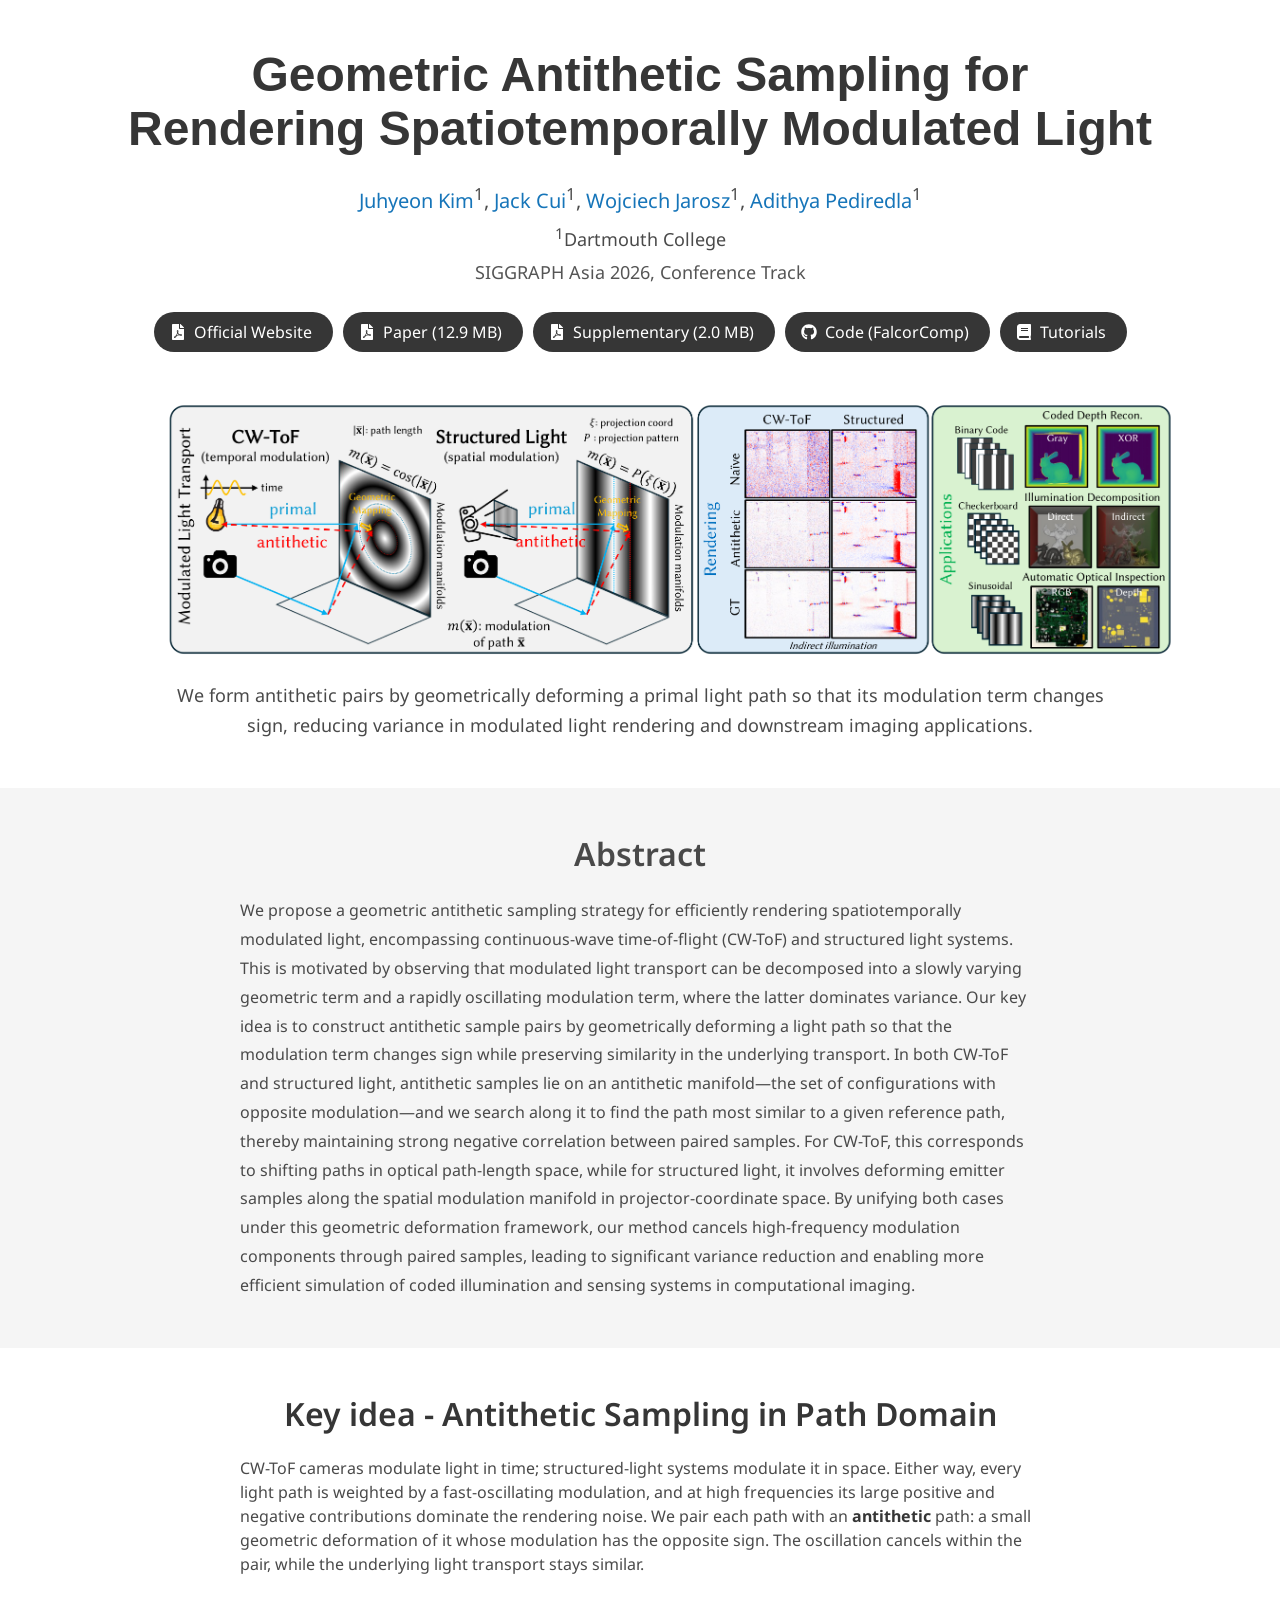
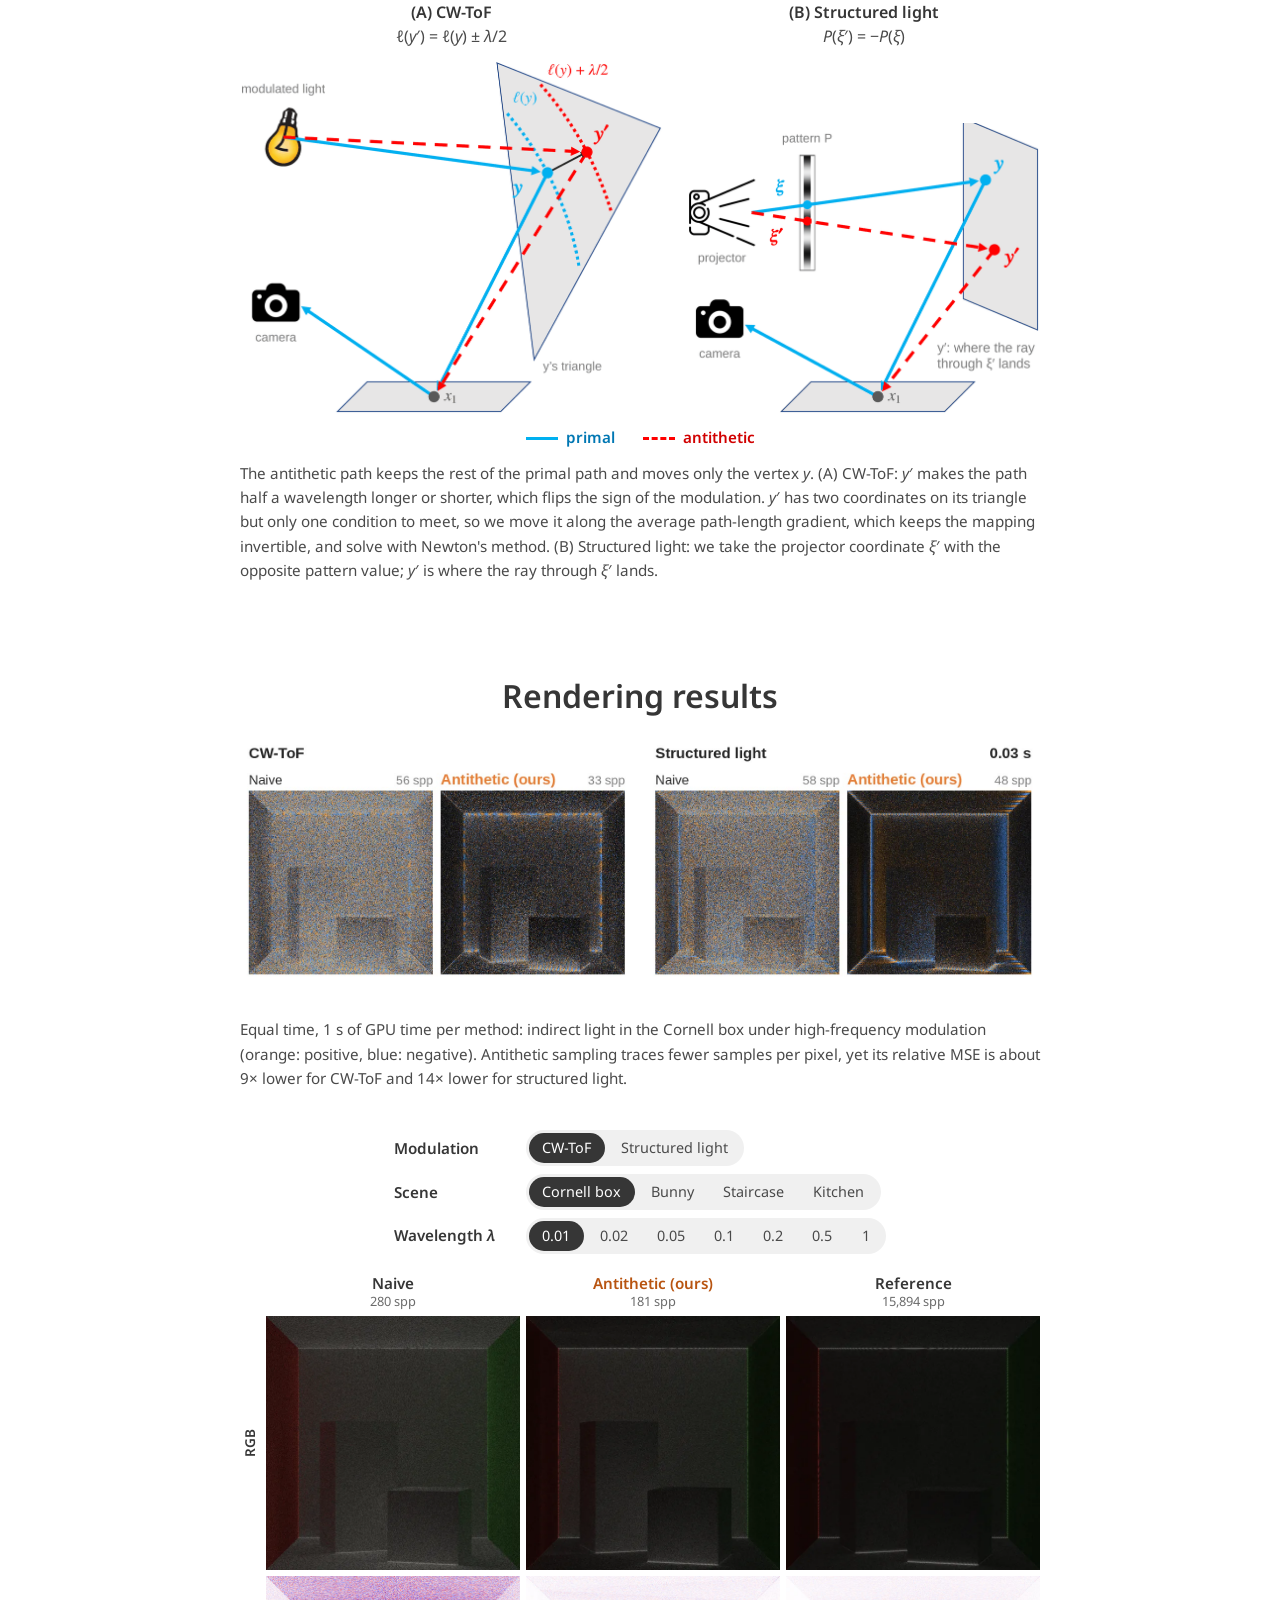
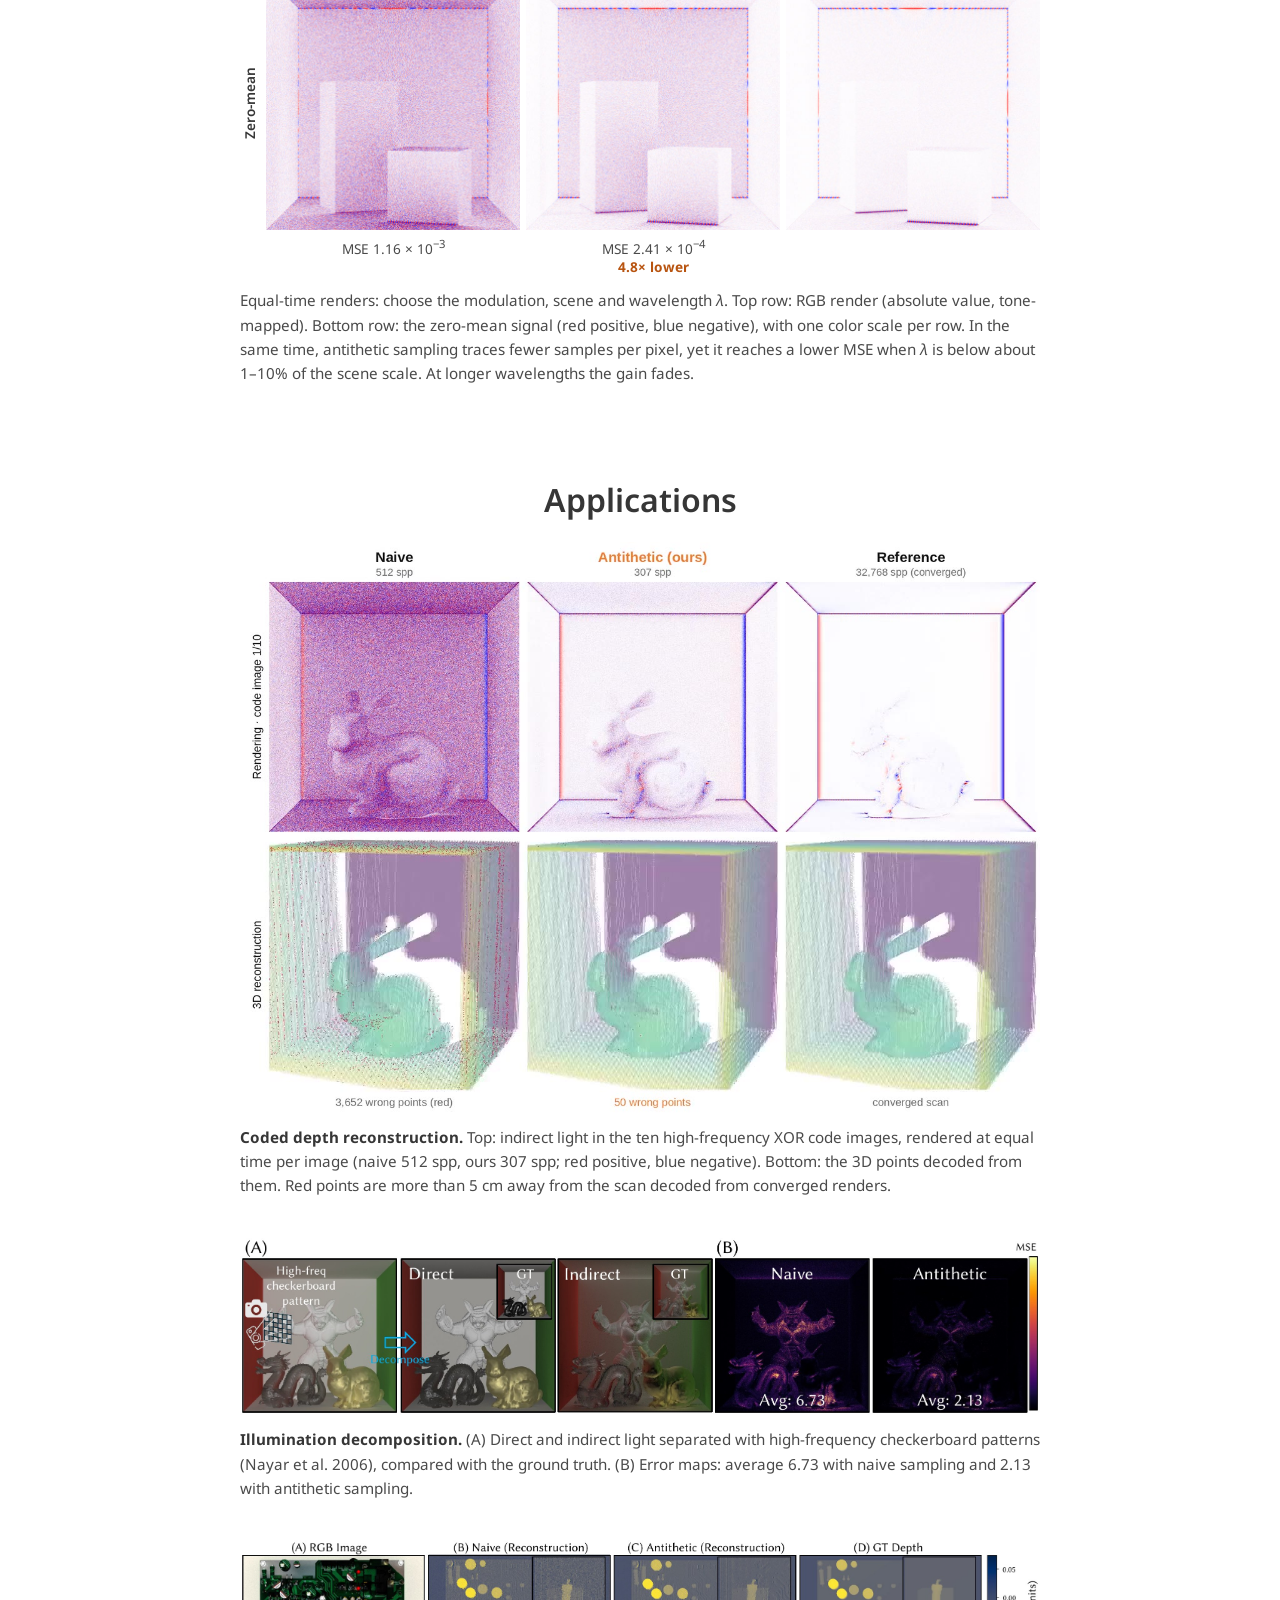
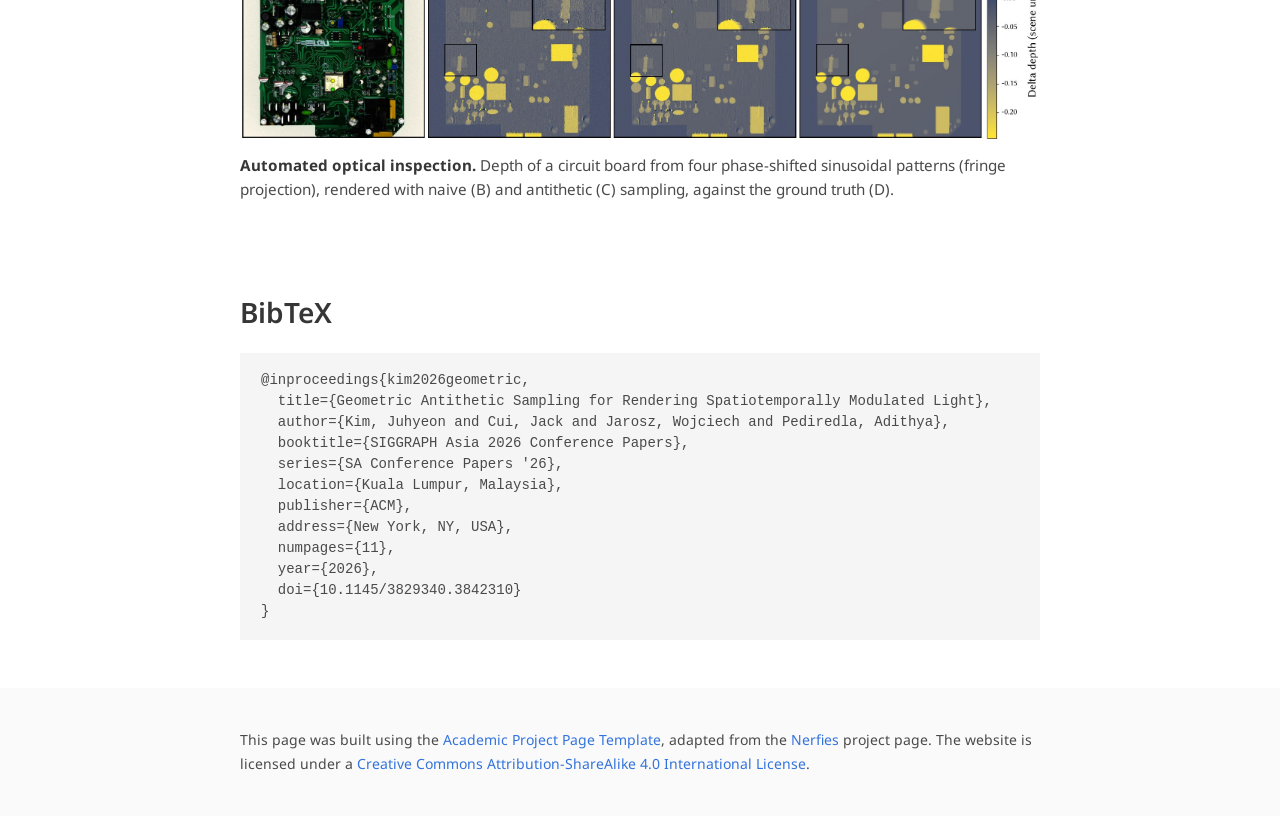
<file: antithetic_modulation/index.html>
<!DOCTYPE html>
<html lang="en">
<head>
  <meta charset="utf-8">
  <meta name="description" content="Geometric Antithetic Sampling for Rendering Spatiotemporally Modulated Light">
  <meta property="og:title" content="Geometric Antithetic Sampling for Rendering Spatiotemporally Modulated Light">
  <meta property="og:description" content="Geometric Antithetic Sampling for Rendering Spatiotemporally Modulated Light (SIGGRAPH Asia 2026, Conference Track)">
  <meta property="og:url" content="https://juhyeonkim95.github.io/project-pages/antithetic_modulation/">
  <meta property="og:image" content="https://juhyeonkim95.github.io/project-pages/antithetic_modulation/static/images/teaser.png">
  <meta name="twitter:title" content="Geometric Antithetic Sampling for Rendering Spatiotemporally Modulated Light">
  <meta name="twitter:description" content="Geometric Antithetic Sampling for Rendering Spatiotemporally Modulated Light (SIGGRAPH Asia 2026, Conference Track)">
  <meta name="twitter:image" content="https://juhyeonkim95.github.io/project-pages/antithetic_modulation/static/images/teaser.png">
  <meta name="twitter:card" content="summary_large_image">
  <meta name="keywords" content="Antithetic Sampling, Modulated Light Transport, Structured Light, Continuous-wave Time-of-Flight Imaging">
  <meta name="viewport" content="width=device-width, initial-scale=1">

  <title>Geometric Antithetic Sampling for Rendering Spatiotemporally Modulated Light</title>
  <link rel="icon" type="image/x-icon" href="static/images/butterfly.ico">
  <link href="https://fonts.googleapis.com/css?family=Google+Sans|Noto+Sans|Castoro" rel="stylesheet">
  <link rel="stylesheet" href="static/css/bulma.min.css">
  <link rel="stylesheet" href="static/css/index.css?v=20261122-9">
  <script defer src="static/js/fontawesome.all.min.js"></script>
  <script defer src="static/js/render-data.js?v=20261122-1"></script>
  <script defer src="static/js/render-viewer.js?v=20261122-1"></script>
</head>
<body>
  <section class="hero publication-header" aria-labelledby="publication-title">
    <div class="hero-body">
      <div class="publication-container has-text-centered">
        <h1 class="title is-1 publication-title" id="publication-title">Geometric Antithetic Sampling for<br class="title-break"> Rendering Spatiotemporally Modulated Light</h1>
        <div class="is-size-5 publication-authors">
          <span class="author-block"><a href="https://juhyeonkim.netlify.app/" target="_blank">Juhyeon Kim</a><sup>1</sup>,</span>
          <span class="author-block"><a href="https://jackcui.ca/" target="_blank">Jack Cui</a><sup>1</sup>,</span>
          <span class="author-block"><a href="https://cs.dartmouth.edu/~wjarosz/" target="_blank">Wojciech Jarosz</a><sup>1</sup>,</span>
          <span class="author-block"><a href="https://risclab-dartmouth.org/people/adithya-pediredla/" target="_blank">Adithya Pediredla</a><sup>1</sup></span>
        </div>
        <p class="publication-affiliation"><sup>1</sup>Dartmouth College</p>
        <p class="publication-venue">SIGGRAPH Asia 2026, Conference Track</p>
        <div class="publication-links" aria-label="Publication resources">
          <a href="https://dl.acm.org/doi/abs/10.1145/3829340.3842310" target="_blank" rel="noopener noreferrer" class="external-link button is-normal is-rounded is-dark">
            <span class="icon" aria-hidden="true"><i class="fas fa-file-pdf"></i></span><span>Official Website</span>
          </a>
          <a href="static/pdfs/Geometric_Antithetic_Sampling.pdf" target="_blank" rel="noopener noreferrer" class="external-link button is-normal is-rounded is-dark">
            <span class="icon" aria-hidden="true"><i class="fas fa-file-pdf"></i></span><span>Paper (12.9 MB)</span>
          </a>
          <a href="static/pdfs/Geometric_Antithetic_Sampling_Supplementary.pdf" target="_blank" rel="noopener noreferrer" class="external-link button is-normal is-rounded is-dark">
            <span class="icon" aria-hidden="true"><i class="fas fa-file-pdf"></i></span><span>Supplementary (2.0 MB)</span>
          </a>
          <a href="https://github.com/juhyeonkim95/FalcorComp" target="_blank" rel="noopener noreferrer" class="external-link button is-normal is-rounded is-dark">
            <span class="icon" aria-hidden="true"><i class="fab fa-github"></i></span><span>Code (FalcorComp)</span>
          </a>
          <a href="https://falcorcomp.readthedocs.io/en/latest/src/tutorials/modulated_antithetic_index.html" target="_blank" rel="noopener noreferrer" class="external-link button is-normal is-rounded is-dark">
            <span class="icon" aria-hidden="true"><i class="fas fa-book"></i></span><span>Tutorials</span>
          </a>
        </div>
      </div>
    </div>
  </section>

  <section class="hero teaser">
    <div class="publication-container">
      <figure class="hero-body">
        <a class="teaser-link" href="static/images/teaser.png" target="_blank" rel="noopener" aria-label="Open the overview figure at full resolution">
          <img src="static/images/teaser.png" width="4550" height="1150" alt="Overview of geometric antithetic sampling for temporally and spatially modulated light transport">
        </a>
        <figcaption>
          We form antithetic pairs by geometrically deforming a primal light path so that its modulation term changes sign, reducing variance in modulated light rendering and downstream imaging applications.
        </figcaption>
      </figure>
    </div>
  </section>

  <section class="section hero is-light" aria-labelledby="abstract-title">
    <div class="text-container">
      <h2 class="title is-3 has-text-centered" id="abstract-title">Abstract</h2>
      <div class="content abstract-text">
        <p>
          We propose a geometric antithetic sampling strategy for efficiently rendering spatiotemporally modulated light, encompassing continuous-wave time-of-flight (CW-ToF) and structured light systems. This is motivated by observing that modulated light transport can be decomposed into a slowly varying geometric term and a rapidly oscillating modulation term, where the latter dominates variance. Our key idea is to construct antithetic sample pairs by geometrically deforming a light path so that the modulation term changes sign while preserving similarity in the underlying transport. In both CW-ToF and structured light, antithetic samples lie on an antithetic manifold—the set of configurations with opposite modulation—and we search along it to find the path most similar to a given reference path, thereby maintaining strong negative correlation between paired samples. For CW-ToF, this corresponds to shifting paths in optical path-length space, while for structured light, it involves deforming emitter samples along the spatial modulation manifold in projector-coordinate space. By unifying both cases under this geometric deformation framework, our method cancels high-frequency modulation components through paired samples, leading to significant variance reduction and enabling more efficient simulation of coded illumination and sensing systems in computational imaging.
        </p>
      </div>
    </div>
  </section>

  <section class="section" id="key-idea" aria-labelledby="key-idea-title">
    <div class="text-container content">
      <h2 class="title is-3 has-text-centered" id="key-idea-title">Key idea - Antithetic Sampling in Path Domain</h2>
      <p>
        CW-ToF cameras modulate light in time; structured-light systems modulate it in space. Either way, every light path is weighted by a fast-oscillating modulation, and at high frequencies its large positive and negative contributions dominate the rendering noise. We pair each path with an <strong>antithetic</strong> path: a small geometric deformation of it whose modulation has the opposite sign. The oscillation cancels within the pair, while the underlying light transport stays similar.
      </p>
    </div>
    <div class="publication-container">
      <figure class="figure">
        <div class="key-panels">
          <div class="key-panel">
            <p class="key-panel-title">(A) CW-ToF<span><em>ℓ</em>(<em>y</em>′) = <em>ℓ</em>(<em>y</em>) ± <em>λ</em>/2</span></p>
            <img src="static/images/key_cwtof.png" width="855" height="716" loading="lazy" alt="CW-ToF: a primal path runs from the modulated light to vertex y on a triangle, then to x1 and the camera; the antithetic path moves y on its triangle to y′, where the path is half a wavelength longer">
          </div>
          <div class="key-panel">
            <p class="key-panel-title">(B) Structured light<span><em>P</em>(<em>ξ</em>′) = −<em>P</em>(<em>ξ</em>)</span></p>
            <img src="static/images/key_structured_light.png" width="713" height="588" loading="lazy" alt="Structured light: the primal path leaves the projector through pattern coordinate ξ and lands at y; the antithetic path goes through ξ′ with the opposite pattern value and lands at y′; both continue to x1 and the camera">
          </div>
        </div>
        <p class="key-legend"><span class="is-primal">primal</span><span class="is-antithetic">antithetic</span></p>
        <figcaption>
          The antithetic path keeps the rest of the primal path and moves only the vertex <em>y</em>. (A) CW-ToF: <em>y</em>′ makes the path half a wavelength longer or shorter, which flips the sign of the modulation. <em>y</em>′ has two coordinates on its triangle but only one condition to meet, so we move it along the average path-length gradient, which keeps the mapping invertible, and solve with Newton's method. (B) Structured light: we take the projector coordinate <em>ξ</em>′ with the opposite pattern value; <em>y</em>′ is where the ray through <em>ξ</em>′ lands.
        </figcaption>
      </figure>
    </div>
  </section>

  <section class="section" id="results" aria-labelledby="results-title">
    <div class="publication-container">
      <h2 class="title is-3 has-text-centered" id="results-title">Rendering results</h2>
      <figure class="figure">
        <video autoplay muted loop playsinline preload="metadata" poster="static/videos/race_cornell.jpg" width="1826" height="610" aria-label="Equal-time comparison of naive and antithetic sampling for CW-ToF and structured light in the Cornell box">
          <source src="static/videos/race_cornell.mp4" type="video/mp4">
        </video>
        <figcaption>
          Equal time, 1 s of GPU time per method: indirect light in the Cornell box under high-frequency modulation (orange: positive, blue: negative). Antithetic sampling traces fewer samples per pixel, yet its relative MSE is about 9× lower for CW-ToF and 14× lower for structured light.
        </figcaption>
      </figure>
      <figure class="figure render-viewer" id="render-viewer">
        <div class="viewer-controls">
          <div class="viewer-control" role="radiogroup" aria-labelledby="rv-mod-label">
            <span class="viewer-label" id="rv-mod-label">Modulation</span>
            <div class="segmented">
              <label><input type="radio" name="rv-mod" value="cwtof" autocomplete="off" checked><span>CW-ToF</span></label>
              <label><input type="radio" name="rv-mod" value="sl" autocomplete="off"><span>Structured light</span></label>
            </div>
          </div>
          <div class="viewer-control" role="radiogroup" aria-labelledby="rv-scene-label">
            <span class="viewer-label" id="rv-scene-label">Scene</span>
            <div class="segmented">
              <label><input type="radio" name="rv-scene" value="cornell-box" autocomplete="off" checked><span>Cornell box</span></label>
              <label><input type="radio" name="rv-scene" value="bunny" autocomplete="off"><span>Bunny</span></label>
              <label><input type="radio" name="rv-scene" value="staircase" autocomplete="off"><span>Staircase</span></label>
              <label><input type="radio" name="rv-scene" value="kitchen" autocomplete="off"><span>Kitchen</span></label>
            </div>
          </div>
          <div class="viewer-control" role="radiogroup" aria-labelledby="rv-wl-label">
            <span class="viewer-label" id="rv-wl-label">Wavelength <em>λ</em></span>
            <div class="segmented">
              <label><input type="radio" name="rv-wl" value="0.01" autocomplete="off" checked><span>0.01</span></label>
              <label><input type="radio" name="rv-wl" value="0.02" autocomplete="off"><span>0.02</span></label>
              <label><input type="radio" name="rv-wl" value="0.05" autocomplete="off"><span>0.05</span></label>
              <label><input type="radio" name="rv-wl" value="0.1" autocomplete="off"><span>0.1</span></label>
              <label><input type="radio" name="rv-wl" value="0.2" autocomplete="off"><span>0.2</span></label>
              <label><input type="radio" name="rv-wl" value="0.5" autocomplete="off"><span>0.5</span></label>
              <label><input type="radio" name="rv-wl" value="1" autocomplete="off"><span>1</span></label>
            </div>
          </div>
        </div>
        <div class="viewer-grid">
          <span></span>
          <div class="viewer-col-head">Naive<span class="viewer-spp" data-spp="naive">280 spp</span></div>
          <div class="viewer-col-head is-ours">Antithetic (ours)<span class="viewer-spp" data-spp="antithetic">181 spp</span></div>
          <div class="viewer-col-head">Reference<span class="viewer-spp" data-spp="gt">15,894 spp</span></div>
          <div class="viewer-row-head">RGB</div>
          <img data-method="naive" data-kind="rgb" src="static/renders/cwtof/cornell-box/naive_0.01_rgb.webp" width="512" height="512" loading="lazy" decoding="async" alt="Naive, RGB: CW-ToF, Cornell box, λ = 0.01">
          <img data-method="antithetic" data-kind="rgb" src="static/renders/cwtof/cornell-box/antithetic_0.01_rgb.webp" width="512" height="512" loading="lazy" decoding="async" alt="Antithetic (ours), RGB: CW-ToF, Cornell box, λ = 0.01">
          <img data-method="gt" data-kind="rgb" src="static/renders/cwtof/cornell-box/gt_0.01_rgb.webp" width="512" height="512" loading="lazy" decoding="async" alt="Reference, RGB: CW-ToF, Cornell box, λ = 0.01">
          <div class="viewer-row-head">Zero-mean</div>
          <img data-method="naive" data-kind="zm" src="static/renders/cwtof/cornell-box/naive_0.01_zm.jpg" width="512" height="512" loading="lazy" decoding="async" alt="Naive, zero-mean: CW-ToF, Cornell box, λ = 0.01">
          <img data-method="antithetic" data-kind="zm" src="static/renders/cwtof/cornell-box/antithetic_0.01_zm.jpg" width="512" height="512" loading="lazy" decoding="async" alt="Antithetic (ours), zero-mean: CW-ToF, Cornell box, λ = 0.01">
          <img data-method="gt" data-kind="zm" src="static/renders/cwtof/cornell-box/gt_0.01_zm.jpg" width="512" height="512" loading="lazy" decoding="async" alt="Reference, zero-mean: CW-ToF, Cornell box, λ = 0.01">
          <span></span>
          <div class="viewer-mse" data-mse="naive">MSE 1.16 × 10<sup>−3</sup></div>
          <div class="viewer-mse" data-mse="antithetic">MSE 2.41 × 10<sup>−4</sup><span class="viewer-gain is-better">4.8× lower</span></div>
          <span></span>
        </div>
        <p class="is-sr-only" aria-live="polite" data-status></p>
        <figcaption>
          Equal-time renders: choose the modulation, scene and wavelength <em>λ</em>. Top row: RGB render (absolute value, tone-mapped). Bottom row: the zero-mean signal (red positive, blue negative), with one color scale per row. In the same time, antithetic sampling traces fewer samples per pixel, yet it reaches a lower MSE when <em>λ</em> is below about 1–10% of the scene scale. At longer wavelengths the gain fades.
        </figcaption>
      </figure>
    </div>
  </section>

  <section class="section" id="applications" aria-labelledby="applications-title">
    <div class="publication-container">
      <h2 class="title is-3 has-text-centered" id="applications-title">Applications</h2>
      <figure class="figure">
        <video autoplay muted loop playsinline preload="metadata" poster="static/videos/bunny_structured_light.jpg" width="1280" height="914" aria-label="Structured-light scan of a bunny: rendered code images (top) and decoded 3D points (bottom) for naive sampling, antithetic sampling and a converged reference">
          <source src="static/videos/bunny_structured_light.mp4" type="video/mp4">
        </video>
        <figcaption>
          <strong>Coded depth reconstruction.</strong> Top: indirect light in the ten high-frequency XOR code images, rendered at equal time per image (naive 512 spp, ours 307 spp; red positive, blue negative). Bottom: the 3D points decoded from them. Red points are more than 5 cm away from the scan decoded from converged renders.
        </figcaption>
      </figure>
      <figure class="figure">
        <img src="static/images/fig12_separation.jpg" width="2121" height="471" loading="lazy" alt="Direct-global illumination decomposition with high-frequency checkerboards, and error maps of naive and antithetic sampling">
        <figcaption>
          <strong>Illumination decomposition.</strong> (A) Direct and indirect light separated with high-frequency checkerboard patterns (Nayar et al. 2006), compared with the ground truth. (B) Error maps: average 6.73 with naive sampling and 2.13 with antithetic sampling.
        </figcaption>
      </figure>
      <figure class="figure">
        <img src="static/images/fig11_aoi.jpg" width="2127" height="533" loading="lazy" alt="Fringe projection profilometry of a circuit board: RGB render, depth with naive and antithetic sampling, and ground-truth depth">
        <figcaption>
          <strong>Automated optical inspection.</strong> Depth of a circuit board from four phase-shifted sinusoidal patterns (fringe projection), rendered with naive (B) and antithetic (C) sampling, against the ground truth (D).
        </figcaption>
      </figure>
    </div>
  </section>

  <section class="section" id="BibTeX">
    <div class="text-container content">
      <h2 class="title">BibTeX</h2>
      <pre><code>@inproceedings{kim2026geometric,
  title={Geometric Antithetic Sampling for Rendering Spatiotemporally Modulated Light},
  author={Kim, Juhyeon and Cui, Jack and Jarosz, Wojciech and Pediredla, Adithya},
  booktitle={SIGGRAPH Asia 2026 Conference Papers},
  series={SA Conference Papers '26},
  location={Kuala Lumpur, Malaysia},
  publisher={ACM},
  address={New York, NY, USA},
  numpages={11},
  year={2026},
  doi={10.1145/3829340.3842310}
}</code></pre>
    </div>
  </section>

  <footer class="footer">
    <div class="text-container">
      <div class="content">
        <p>
          This page was built using the <a href="https://github.com/eliahuhorwitz/Academic-project-page-template" target="_blank">Academic Project Page Template</a>, adapted from the <a href="https://nerfies.github.io" target="_blank">Nerfies</a> project page. The website is licensed under a <a rel="license" href="http://creativecommons.org/licenses/by-sa/4.0/" target="_blank">Creative Commons Attribution-ShareAlike 4.0 International License</a>.
        </p>
      </div>
    </div>
  </footer>
</body>
</html>
</file>
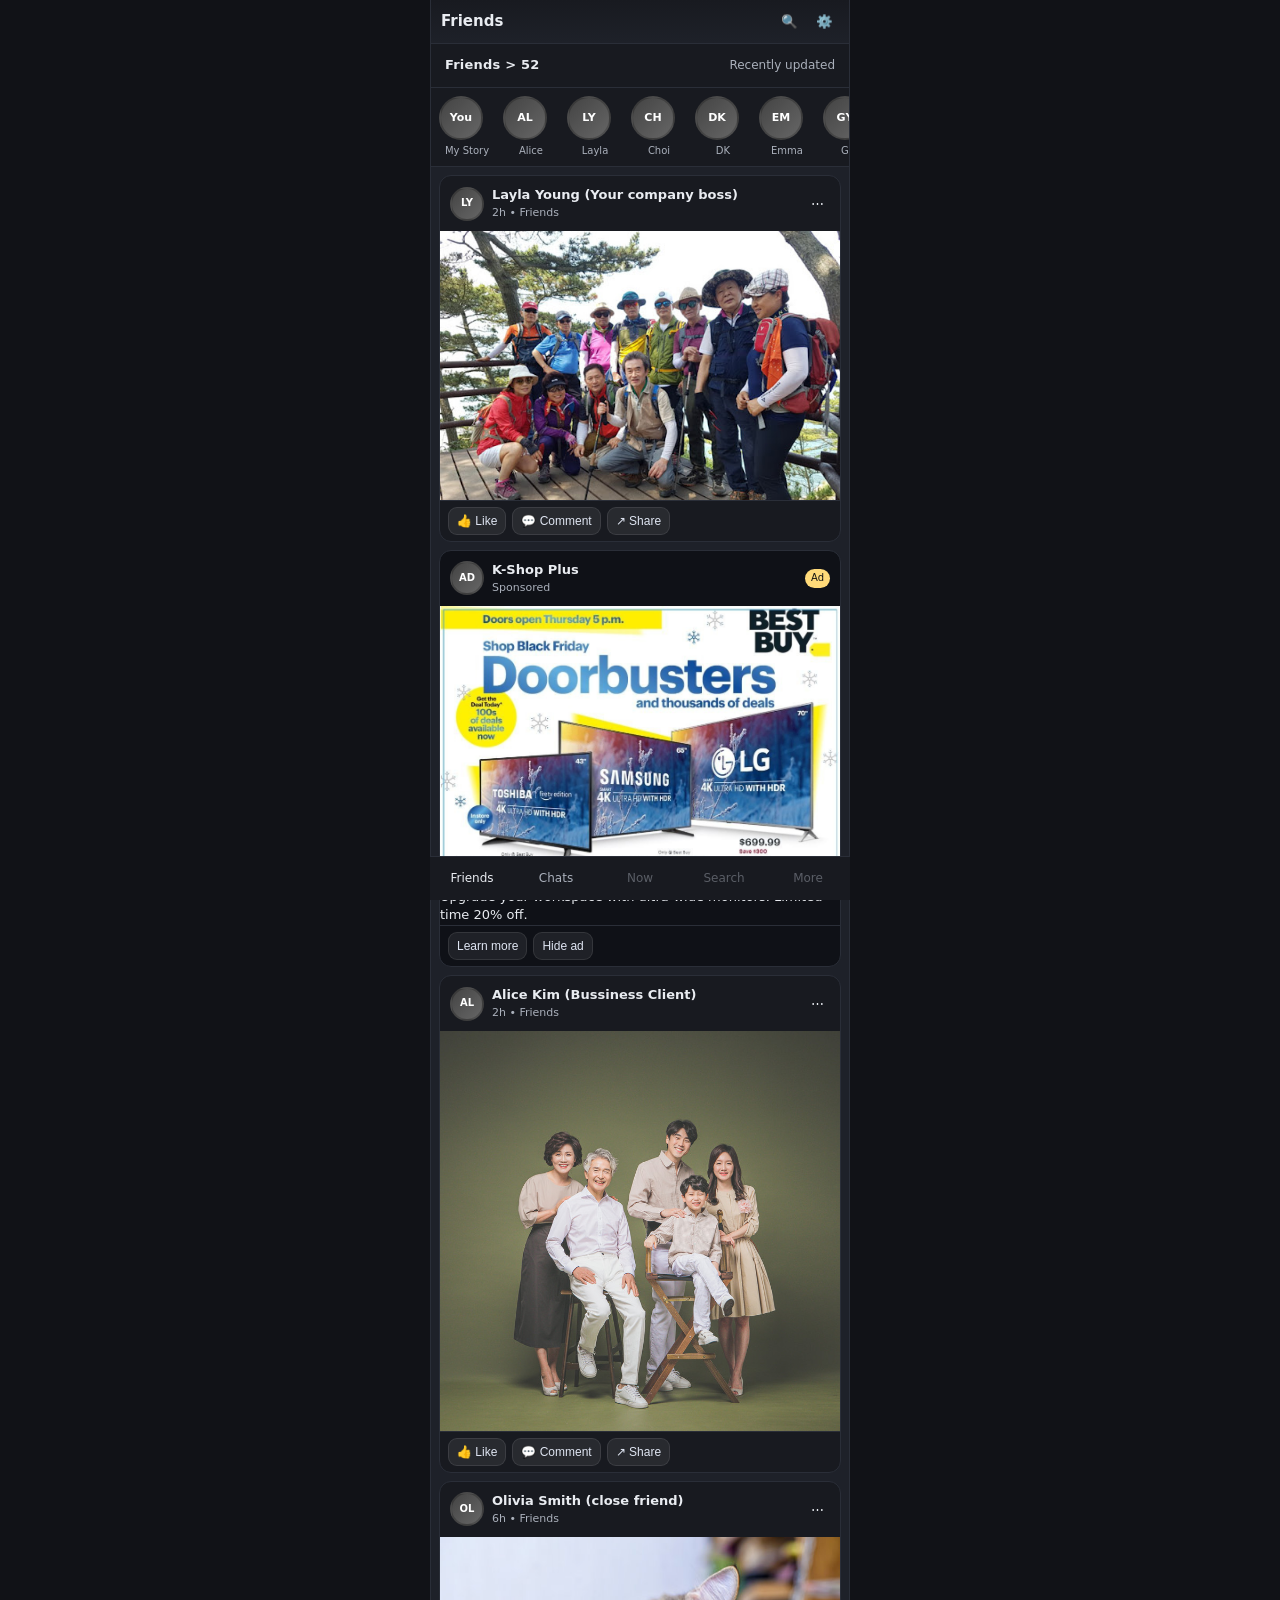
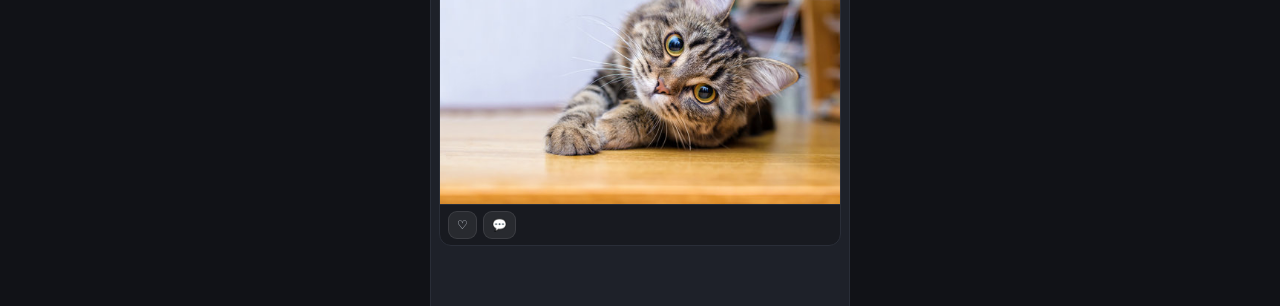
<file: hci/index.html>
<!DOCTYPE html>
<html lang="en">
<head>
  <meta charset="utf-8" />
  <meta name="viewport" content="width=device-width, initial-scale=1" />
  <title>KakaoTalk – Feed‑First (Mock)</title>
  <style>
  :root{
    --bg:#111217; --panel:#181a20; --panel-2:#1e2129; --text:#e9ecf1; --muted:#aab0bb;
    --brand:#fee500; --accent:#5b8cff; --danger:#ff6363; --ad:#0f1117; --line:#2a2e38;
    --tabs-h:44px; --composer-h:52px; --topbar-h:44px;
  }
  *{box-sizing:border-box}
  html,body{height:100%}
  body{margin:0;background:var(--bg);color:var(--text);font:13px/1.45 system-ui,-apple-system,Segoe UI,Roboto,Helvetica,Arial}
  .app{max-width:420px;margin:0 auto;min-height:100%;display:flex;flex-direction:column;border-left:1px solid var(--line);border-right:1px solid var(--line);position:relative}

  /* Top bar */
  .topbar{position:sticky;top:0;z-index:20;display:flex;align-items:center;gap:6px;padding:8px 10px;height:var(--topbar-h);
          background:linear-gradient(180deg,var(--panel),var(--panel-2));border-bottom:1px solid var(--line)}
  .title{font-weight:700;font-size:15px}
  .spacer{flex:1}
  .icon-btn{background:transparent;border:0;color:var(--text);padding:4px 6px;border-radius:8px}
  .icon-btn:hover{background:#ffffff14}

  /* Stories / summary */
  .stories{display:flex;gap:8px;overflow-x:auto;padding:8px;border-bottom:1px solid var(--line);background:var(--panel)}
  .story{flex:0 0 auto;width:56px;text-align:center}
  .avatar{width:44px;height:44px;border-radius:50%;background:linear-gradient(135deg,#444,#666);display:flex;align-items:center;justify-content:center;font-weight:700;color:#fff;border:2px solid #00000033;font-size:11px}
  .story small{display:block;margin-top:4px;color:var(--muted);font-size:10px}

  /* Scroll areas get bottom padding so the fixed tabs/composer won't cover content */
  .feed{flex:1;overflow:auto;background:var(--panel-2);padding-bottom:calc(var(--tabs-h) + 8px)}
  #screen-friendlist .list,
  #screen-chats .list{padding:8px; padding-bottom:calc(var(--tabs-h) + 8px)}
  #screen-friendlist .friends-head{position:sticky;top:0;z-index:12}

  /* Cards (feed) */
  .card{background:var(--panel);margin:8px;border:1px solid var(--line);border-radius:12px;overflow:hidden}
  .card-h{display:flex;gap:8px;align-items:center;padding:10px}
  .card-h .avatar{width:34px;height:34px;font-size:10px}
  .name{font-weight:600}
  .meta{color:var(--muted);font-size:11px}
  .img{height:136px;background:linear-gradient(135deg,#2b2f39,#3b4250);display:flex;align-items:center;justify-content:center;color:#c7cede;font-size:12px}
  .actions{display:flex;gap:6px;padding:6px 8px;border-top:1px solid var(--line)}
  .pill{padding:6px 8px;border-radius:9px;background:#ffffff12;color:#dfe5f2;border:1px solid #ffffff18;font-size:12px}
  .pill:hover{background:#ffffff1d}

  /* Lists */
  .screen{display:none}
  .screen.active{display:block}
  .list{padding:8px}
  .row{display:flex;align-items:center;gap:8px;padding:8px;border-bottom:1px solid var(--line)}
  .row .avatar{width:32px;height:32px;border-radius:50%;font-size:10px}
  .row .sub{color:var(--muted);font-size:11px}

  /* Tabs: fixed to bottom of the viewport */
  .tabs{
    position:fixed; left:50%; transform:translateX(-50%);
    bottom:0; width:100%; max-width:420px; height:var(--tabs-h);
    display:flex; align-items:center; justify-content:space-around;
    border-top:1px solid var(--line); background:var(--panel); z-index:30;
  }
  .tab{flex:1;display:flex;flex-direction:column;align-items:center;gap:2px;padding:6px 0;color:var(--muted);text-decoration:none;font-size:12px}
  .tab.active{color:var(--text)}
  .tab.disabled{pointer-events:none;opacity:.45;cursor:not-allowed}

  /* Friends/Chat headers */
  .friends-head{display:flex;align-items:center;gap:8px;padding:8px 10px;background:var(--panel);border-bottom:1px solid var(--line)}
  .friends-head .back{background:transparent;border:0;color:var(--text);font-size:16px;padding:4px 6px;border-radius:8px;cursor:pointer}
  .friends-head .title{font-weight:700;font-size:14px}

  /* Sort bar */
  .sortbar{position:sticky;top:calc(var(--topbar-h));z-index:11;display:flex;gap:6px;align-items:center;padding:6px 10px;background:var(--panel);border-bottom:1px solid var(--line)}
  .sortbtn{background:#ffffff12;border:1px solid #ffffff22;color:var(--text);padding:5px 8px;border-radius:8px;font-size:12px}
  .sortbtn.active{background:#ffffff22}

  /* Chat room: composer fixed above the tabs; log padded so it never hides */
  .chatroom{display:flex;flex-direction:column;height:calc(100vh - var(--topbar-h));background:var(--panel-2)}
  .chatlog{flex:1;overflow:auto;padding:10px; padding-bottom:calc(var(--composer-h) + var(--tabs-h) + 10px)}
  .bubble{max-width:70%;margin:6px 0;padding:6px 9px;border-radius:12px;line-height:1.35;font-size:13px}
  .me{margin-left:auto;background:#3a4b82;color:#fff}
  .them{margin-right:auto;background:#2a2e38;color:#e8ecf3}
  .composer{
    position:fixed; left:50%; transform:translateX(-50%);
    bottom:var(--tabs-h); width:100%; max-width:420px; height:var(--composer-h);
    display:flex; gap:6px; align-items:center; padding:8px 8px;
    border-top:1px solid var(--line); background:var(--panel); z-index:25;
  }
  .composer input{flex:1;padding:8px;border-radius:10px;border:1px solid var(--line);background:#0f1117;color:#e9ecf1;font-size:13px}
  .composer button{padding:8px 12px;border:0;border-radius:10px;background:var(--brand);color:#111;font-weight:700;font-size:13px}

  /* Ad card */
  .ad{background:var(--ad)}
  .ad .badge{font-size:10px;color:#111;background:#ffda79;padding:2px 6px;border-radius:999px;margin-left:auto}
  .ad .img{background:linear-gradient(135deg,#1f2530,#2d3442)}

  /* Splash */
  .splash{position:fixed;inset:0;background:#fee500;display:flex;align-items:center;justify-content:center;z-index:9999}
  .splash .bubbleLogo{background:#3b2b2b;color:#fee500;padding:16px 28px;border-radius:20px;font-weight:900;letter-spacing:.5px;box-shadow:0 8px 24px rgba(0,0,0,.25);font-size:18px}

  /* Utility */
  .hidden{display:none !important}
	/* Feed images scale by width, keep full height */
	.img{position:relative; padding:0; background:none; height:auto; overflow:hidden;}
	.img img{width:100%; height:auto; display:block; object-fit:contain;}
</style>

</head>
<body>
  <!-- Splash (1s) -->
  <div id="splash" class="splash"><div class="bubbleLogo">TALK</div></div>

  <div class="app">
    <!-- Top bar -->
    <div class="topbar">
      <div class="title" id="topTitle">Friends</div>
      <div class="spacer"></div>
      <button class="icon-btn" aria-label="Search">🔍</button>
      <button class="icon-btn" aria-label="Settings">⚙️</button>
    </div>

    <!-- Friends summary + stories -->
    <div class="friends-summary" style="display:flex;align-items:center;gap:8px;justify-content:space-between;padding:12px 14px;background:var(--panel);border-bottom:1px solid var(--line)">
      <div id="friendsLink" role="button" tabindex="0" style="cursor:pointer;font-weight:700;letter-spacing:.2px">Friends &gt; <span id="friendCount">52</span></div>
      <div class="meta" style="font-size:12px;color:var(--muted)">Recently updated</div>
    </div>
    <div class="stories" id="stories">
      <div class="story"><div class="avatar">You</div><small>My Story</small></div>
      <div class="story"><div class="avatar">AL</div><small>Alice</small></div>
      <div class="story"><div class="avatar">LY</div><small>Layla</small></div>
      <div class="story"><div class="avatar">CH</div><small>Choi</small></div>
      <div class="story"><div class="avatar">DK</div><small>DK</small></div>
      <div class="story"><div class="avatar">EM</div><small>Emma</small></div>
      <div class="story"><div class="avatar">GY</div><small>Gyu</small></div>
      <div class="story"><div class="avatar">HS</div><small>Hana</small></div>
    </div>

    <!-- FEED (current version) -->
    <main class="feed screen active" id="screen-friends">
	  <article class="card">
        <header class="card-h">
          <div class="avatar">LY</div>
          <div>
            <div class="name">Layla Young (Your company boss)</div>
            <div class="meta">2h • Friends</div>
          </div>
          <div class="spacer"></div>
          <button class="icon-btn">⋯</button>
        </header>
        <div class="img">
		  <img src="images/mountain.jpg" alt="mountain" loading="lazy">
		</div>
        <div class="actions">
          <button class="pill">👍 Like</button>
          <button class="pill">💬 Comment</button>
          <button class="pill">↗ Share</button>
        </div>
      </article>

      <article class="card ad">
        <header class="card-h">
          <div class="avatar">AD</div>
          <div>
            <div class="name">K-Shop Plus</div>
            <div class="meta">Sponsored</div>
          </div>
          <div class="spacer"></div>
          <span class="badge">Ad</span>
        </header>
        <div class="img">
		  <img src="images/ad.jpg" alt="ad" loading="lazy">
		</div>
        <div class="card-body">Upgrade your workspace with ultra‑wide monitors. Limited-time 20% off.</div>
        <div class="actions">
          <button class="pill">Learn more</button>
          <button class="pill">Hide ad</button>
        </div>
      </article>
	
		<article class="card">
        <header class="card-h">
          <div class="avatar">AL</div>
          <div>
            <div class="name">Alice Kim (Bussiness Client)</div>
            <div class="meta">2h • Friends</div>
          </div>
          <div class="spacer"></div>
          <button class="icon-btn">⋯</button>
        </header>
        <div class="img">
		  <img src="images/family2.jpg" alt="family" loading="lazy">
		</div>
        <div class="actions">
          <button class="pill">👍 Like</button>
          <button class="pill">💬 Comment</button>
          <button class="pill">↗ Share</button>
        </div>
      </article>
	  
	  
      <article class="card">
        <header class="card-h">
          <div class="avatar">OL</div>
          <div>
            <div class="name">Olivia Smith (close friend)</div>
            <div class="meta">6h • Friends</div>
          </div>
          <div class="spacer"></div>
          <button class="icon-btn">⋯</button>
        </header>
        <div class="img">
		  <img src="images/cat.jpg" alt="cat" loading="lazy">
		</div>
        <div class="actions">
          <button class="pill">♡</button>
          <button class="pill">💬</button>
        </div>
      </article>
    </main>

    <!-- CHATS LIST -->
    <section class="screen" id="screen-chats">
      <div class="list" id="chatList">
        <!-- chat rows injected -->
      </div>
    </section>

    <!-- FRIENDS (FULL LIST) -->
    <section class="screen" id="screen-friendlist">
      <div class="friends-head">
        <button id="backToFeed" class="back" aria-label="Back to feed">◀</button>
        <div class="title">Friends</div>
      </div>
      <div class="sortbar">
        <strong style="margin-right:6px">Sort:</strong>
        <button id="sortRecent" class="sortbtn active">Recent updates</button>
        <button id="sortAZ" class="sortbtn">A–Z</button>
      </div>
      <div class="list" id="friendList"><!-- injected --></div>
    </section>

    <!-- CHAT ROOM (simple messaging UI) -->
    <section class="screen" id="screen-chatroom">
      <div class="friends-head">
        <button id="backToChats" class="back" aria-label="Back to chats">◀</button>
        <div class="title" id="chatWith">Chat</div>
      </div>
      <div class="chatroom">
        <div id="chatLog" class="chatlog"></div>
        <div class="composer">
          <input id="chatInput" placeholder="Message…" />
          <button id="sendBtn">Send</button>
        </div>
      </div>
    </section>

    <!-- BOTTOM TABS (Friends, Chats only) -->
    <nav class="tabs" id="bottomTabs">
      <a class="tab active" data-screen="friends" aria-label="Friends">Friends</a>
      <a class="tab" data-screen="chats" aria-label="Chats">Chats</a>
      <a class="tab disabled" aria-disabled="true">Now</a>
      <a class="tab disabled" aria-disabled="true">Search</a>
      <a class="tab disabled" aria-disabled="true">More</a>
    </nav>
  </div>

  <script>
    // --- Router ---
    const screens = {
      friends: document.getElementById('screen-friends'),
      chats: document.getElementById('screen-chats'),
      friendlist: document.getElementById('screen-friendlist'),
      chatroom: document.getElementById('screen-chatroom'),
    };
    const tabs = document.querySelectorAll('#bottomTabs .tab');
    const topTitle = document.getElementById('topTitle');

    function setScreen(name){
      Object.values(screens).forEach(el=> el.classList.remove('active'));
      if (screens[name]) screens[name].classList.add('active');
      tabs.forEach(t=> t.classList.toggle('active', t.dataset.screen===name));
      topTitle.textContent = (name==='friendlist') ? 'Friends' : (name[0].toUpperCase()+name.slice(1));
      document.getElementById('stories').style.display = (name==='friends') ? 'flex' : 'none';
      if (screens[name]) screens[name].scrollTop = 0;
    }
    tabs.forEach(t=> t.addEventListener('click', (e)=>{ e.preventDefault(); setScreen(t.dataset.screen); }));

    // Splash hide after 1s
    setTimeout(()=>{ const s=document.getElementById('splash'); if(s) s.classList.add('hidden'); }, 1000);

    // Friends > opens full list
    document.getElementById('friendsLink').addEventListener('click', ()=> setScreen('friendlist'));
    document.getElementById('backToFeed').addEventListener('click', ()=> setScreen('friends'));

    // --- Data: names & recent timestamps ---
    const names = [
      "Olivia Smith","Liam Johnson","Emma Brown","Noah Davis","Ava Miller","Sophia Wilson","Isabella Moore","Mia Taylor","Charlotte Anderson","Amelia Thomas",
      "Harper Jackson","Evelyn White","Abigail Harris","Emily Martin","Ella Thompson","Avery Garcia","Scarlett Martinez","Grace Robinson","Chloe Clark","Lily Rodriguez",
      "Aria Lewis","Zoey Lee","Hannah Walker","Nora Hall","Riley Allen","Layla Young","Lillian Hernandez","Addison King","Eleanor Wright","Lucy Lopez",
      "Paisley Hill","Violet Scott","Penelope Green","Aurora Adams","Savannah Baker","Stella Gonzalez","Hazel Nelson","Mila Carter","Nova Mitchell","Ellie Perez",
      "James Turner","Benjamin Phillips","Elijah Campbell","Lucas Parker","Alexander Evans","Henry Edwards","Michael Collins","Daniel Stewart","Matthew Sanchez","Jackson Morris",
      "Sebastian Rogers","Jack Reed"
    ];

    const friendData = names.map(n => ({
      name:n,
      updated: Date.now() - Math.floor(Math.random()*7*24*60)*60*1000
    }));

    // Chats state
    const conversations = new Map(); // name -> {name, msgs:[{me:boolean,text}]} 

    function humanize(ts){
      const mins = Math.round((Date.now()-ts)/60000);
      if(mins<60) return `${mins}m ago`;
      const hrs = Math.round(mins/60); if(hrs<24) return `${hrs}h ago`;
      const d = Math.round(hrs/24); return `${d}d ago`;
    }

    // Render friend list
    const friendList = document.getElementById('friendList');
    function renderFriendList(mode='recent'){
      const list = [...friendData];
      if(mode==='az') list.sort((a,b)=> a.name.localeCompare(b.name));
      else list.sort((a,b)=> b.updated - a.updated);
      friendList.innerHTML = list.map(x=>`
        <div class="row friend-item" data-name="${x.name}">
          <div class="avatar">${x.name.split(' ').map(w=>w[0]).join('').slice(0,2)}</div>
          <div>
            <div class="name">${x.name}</div>
            <div class="sub">Updated ${humanize(x.updated)}</div>
          </div>
        </div>`).join('');
      // double-click to start chat
      friendList.querySelectorAll('.friend-item').forEach(el=>{
        el.addEventListener('dblclick', ()=> openChat(el.dataset.name));
      });
      // update count
      document.getElementById('friendCount').textContent = String(list.length);
    }

    // Wire sort buttons
    const sortAZ = document.getElementById('sortAZ');
    const sortRecent = document.getElementById('sortRecent');
    sortAZ.addEventListener('click', ()=>{ sortAZ.classList.add('active'); sortRecent.classList.remove('active'); renderFriendList('az'); });
    sortRecent.addEventListener('click', ()=>{ sortRecent.classList.add('active'); sortAZ.classList.remove('active'); renderFriendList('recent'); });

    // Chat list render
    const chatList = document.getElementById('chatList');
    function renderChats(){
      const rows = Array.from(conversations.values()).map(c=>`
        <div class="row chat-row" data-name="${c.name}">
          <div class="avatar">${c.name.split(' ').map(w=>w[0]).join('').slice(0,2)}</div>
          <div>
            <div class="name">${c.name}</div>
            <div class="sub">${(c.msgs[c.msgs.length-1]||{text:''}).text || 'New chat'}</div>
          </div>
        </div>`).join('');
      chatList.innerHTML = rows || '<div class="row"><div class="sub">No chats yet. Double‑click a friend to start one.</div></div>';
      chatList.querySelectorAll('.chat-row').forEach(el=> el.addEventListener('click', ()=> openChat(el.dataset.name)) );
    }
	
	
	// --- Seed some existing chats ---
	const seeded = [
	  {
		name: "Alice Kim",
		msgs: [
		  { me: false, text: "Hey, are we still on for tomorrow?" },
		  { me: true,  text: "Yep! 10am at the café." },
		  { me: false, text: "Perfect. See you!" }
		]
	  },
	  {
		name: "Bob Lee",
		msgs: [
		  { me: true,  text: "Can you send the slides?" },
		  { me: false, text: "Just emailed you 👍" }
		]
	  },
	  {
		name: "Team – YOLO Capital",
		msgs: [
		  { me: false, text: "Reminder: design sync moved to 2pm." }
		]
	  }
	];

	// Put seeds into the conversations map
	seeded.forEach(c => conversations.set(c.name, c));

	// Re-render the chat list so they appear
	if (typeof renderChats === "function") renderChats();

    // Open chat room with a friend
    const chatLog = document.getElementById('chatLog');
    const chatWith = document.getElementById('chatWith');
    const chatInput = document.getElementById('chatInput');
    function openChat(name){
      if(!conversations.has(name)) conversations.set(name,{name, msgs:[]});
      const convo = conversations.get(name);
      chatWith.textContent = name;
      renderChatLog(convo);
      setScreen('chatroom');
    }

    function renderChatLog(convo){
      chatLog.innerHTML = convo.msgs.map(m=>`<div class="bubble ${m.me?'me':'them'}">${m.text}</div>`).join('');
      chatLog.scrollTop = chatLog.scrollHeight;
    }

    // Send message
    document.getElementById('sendBtn').addEventListener('click', ()=> send());
    chatInput.addEventListener('keydown', (e)=>{ if(e.key==='Enter'){ e.preventDefault(); send(); }});
    function send(){
      const name = chatWith.textContent;
      const text = chatInput.value.trim(); if(!text) return;
      const convo = conversations.get(name); if(!convo) return;
      convo.msgs.push({me:true,text});
      chatInput.value='';
      renderChatLog(convo);
      renderChats(); // make sure last message shows in chats list
      // after sending, also switch Chats tab active
      document.querySelector('[data-screen="chats"]').classList.add('active');
      document.querySelector('[data-screen="friends"]').classList.remove('active');
    }

    // Back from chat room
    document.getElementById('backToChats').addEventListener('click', ()=>{ setScreen('chats'); });

    // Initial renders
    renderFriendList('recent');
    renderChats();

    // Start on feed
    setScreen('friends');
  </script>
</body>
</html>
</file>
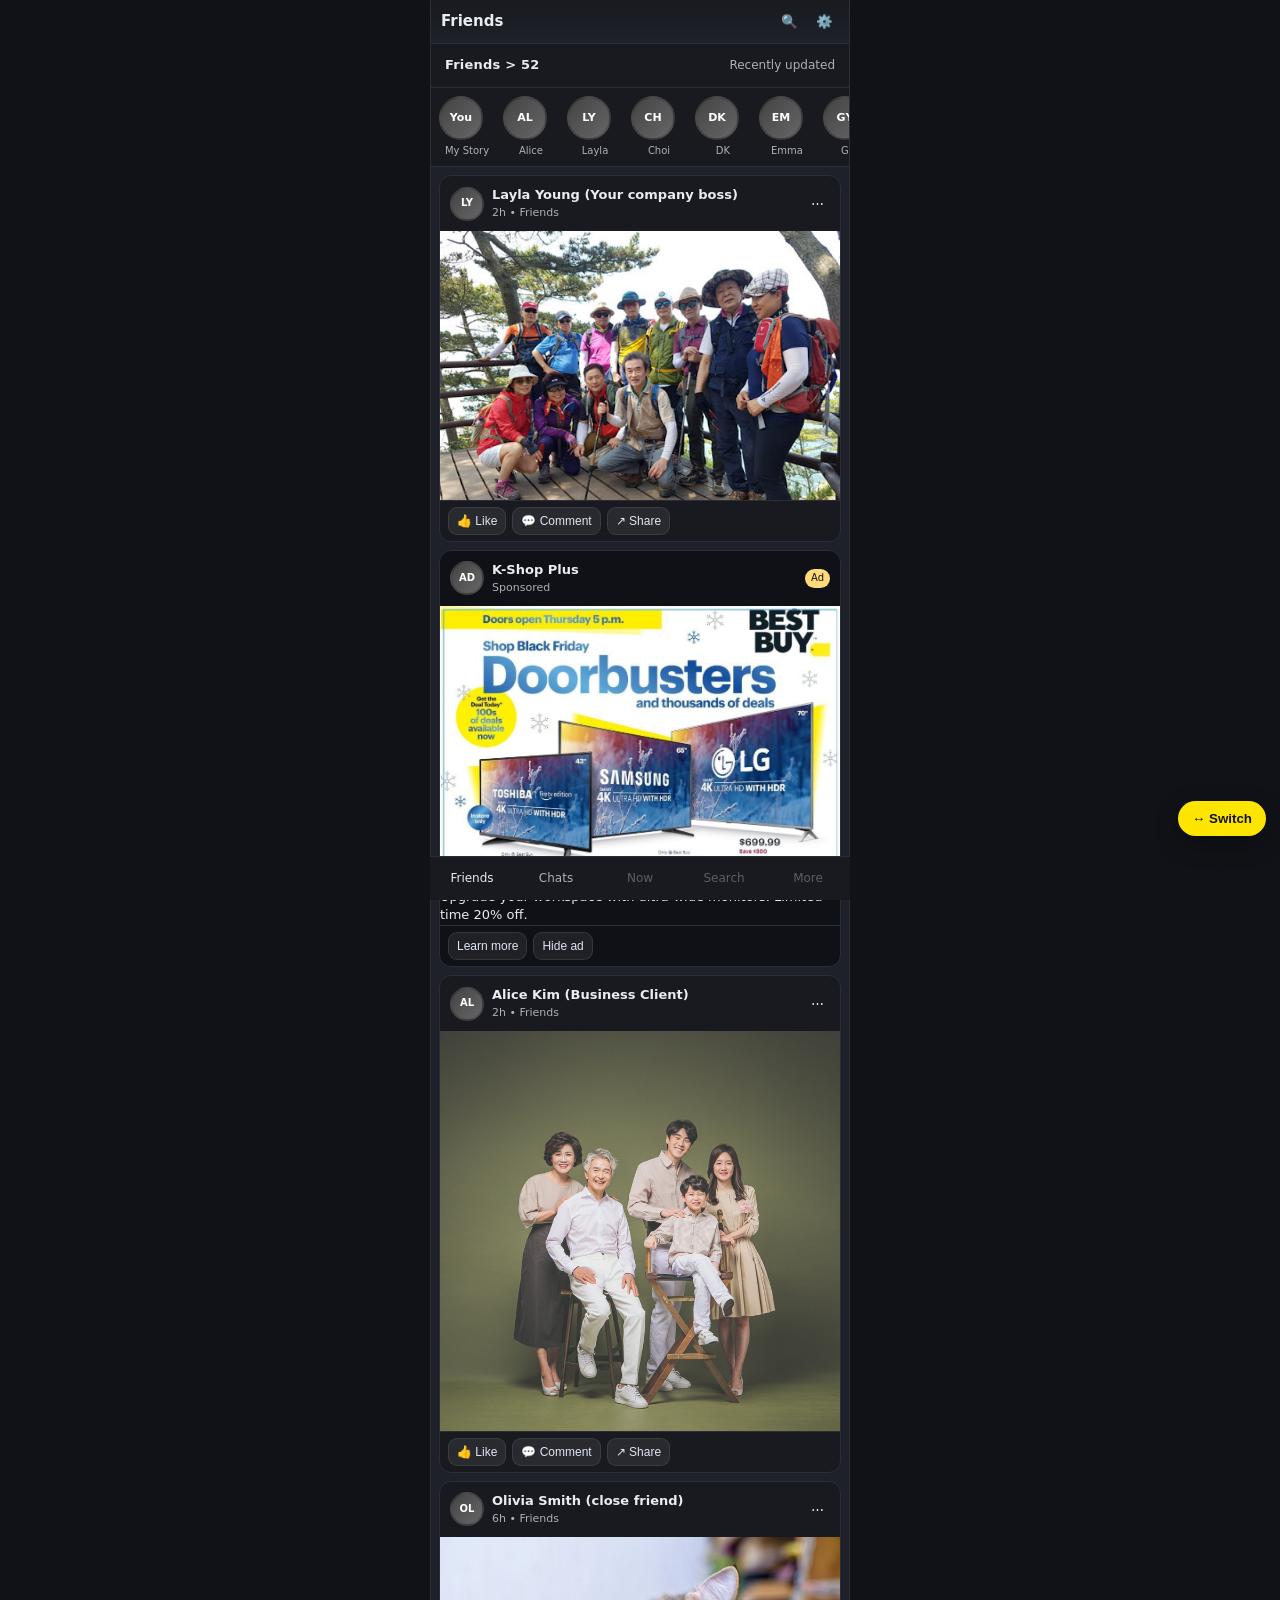
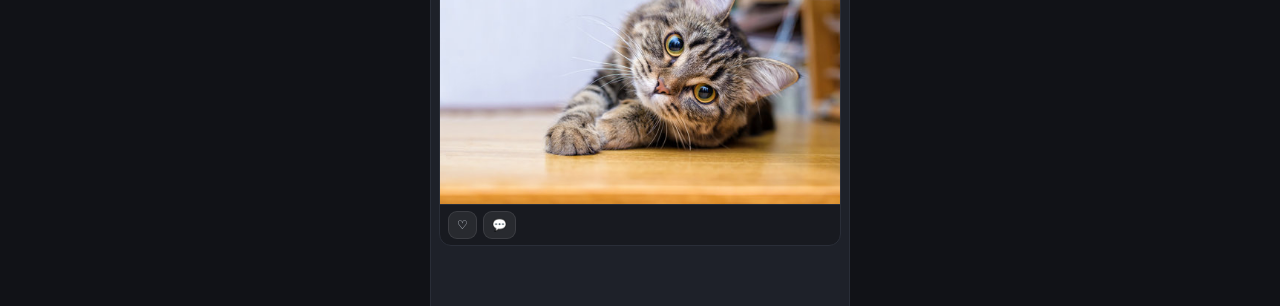
<file: hci/original.html>
<!DOCTYPE html>
<html lang="en">
<head>
  <meta charset="utf-8" />
  <meta name="viewport" content="width=device-width, initial-scale=1" />
  <title>KakaoTalk – Feed‑First (Mock)</title>
  <style>
  :root{
    --bg:#111217; --panel:#181a20; --panel-2:#1e2129; --text:#e9ecf1; --muted:#aab0bb;
    --brand:#fee500; --accent:#5b8cff; --danger:#ff6363; --ad:#0f1117; --line:#2a2e38;
    --tabs-h:44px; --composer-h:52px; --topbar-h:44px;
  }
  *{box-sizing:border-box}
  html,body{height:100%}
  body{margin:0;background:var(--bg);color:var(--text);font:13px/1.45 system-ui,-apple-system,Segoe UI,Roboto,Helvetica,Arial}
  .app{max-width:420px;margin:0 auto;min-height:100%;display:flex;flex-direction:column;border-left:1px solid var(--line);border-right:1px solid var(--line);position:relative}

  /* Top bar */
  .topbar{position:sticky;top:0;z-index:20;display:flex;align-items:center;gap:6px;padding:8px 10px;height:var(--topbar-h);
          background:linear-gradient(180deg,var(--panel),var(--panel-2));border-bottom:1px solid var(--line)}
  .title{font-weight:700;font-size:15px}
  .spacer{flex:1}
  .icon-btn{background:transparent;border:0;color:var(--text);padding:4px 6px;border-radius:8px}
  .icon-btn:hover{background:#ffffff14}

  /* Stories / summary */
  .stories{display:flex;gap:8px;overflow-x:auto;padding:8px;border-bottom:1px solid var(--line);background:var(--panel)}
  .story{flex:0 0 auto;width:56px;text-align:center}
  .avatar{width:44px;height:44px;border-radius:50%;background:linear-gradient(135deg,#444,#666);display:flex;align-items:center;justify-content:center;font-weight:700;color:#fff;border:2px solid #00000033;font-size:11px}
  .story small{display:block;margin-top:4px;color:var(--muted);font-size:10px}

  /* Scroll areas get bottom padding so the fixed tabs/composer won't cover content */
  .feed{flex:1;overflow:auto;background:var(--panel-2);padding-bottom:calc(var(--tabs-h) + 8px)}
  #screen-friendlist .list,
  #screen-chats .list{padding:8px; padding-bottom:calc(var(--tabs-h) + 8px)}
  #screen-friendlist .friends-head{position:sticky;top:0;z-index:12}

  /* Cards (feed) */
  .card{background:var(--panel);margin:8px;border:1px solid var(--line);border-radius:12px;overflow:hidden}
  .card-h{display:flex;gap:8px;align-items:center;padding:10px}
  .card-h .avatar{width:34px;height:34px;font-size:10px}
  .name{font-weight:600}
  .meta{color:var(--muted);font-size:11px}
  .img{height:136px;background:linear-gradient(135deg,#2b2f39,#3b4250);display:flex;align-items:center;justify-content:center;color:#c7cede;font-size:12px}
  .actions{display:flex;gap:6px;padding:6px 8px;border-top:1px solid var(--line)}
  .pill{padding:6px 8px;border-radius:9px;background:#ffffff12;color:#dfe5f2;border:1px solid #ffffff18;font-size:12px}
  .pill:hover{background:#ffffff1d}

  /* Lists */
  .screen{display:none}
  .screen.active{display:block}
  .list{padding:8px}
  .row{display:flex;align-items:center;gap:8px;padding:8px;border-bottom:1px solid var(--line)}
  .row .avatar{width:32px;height:32px;border-radius:50%;font-size:10px}
  .row .sub{color:var(--muted);font-size:11px}

  /* Tabs: fixed to bottom of the viewport */
  .tabs{
    position:fixed; left:50%; transform:translateX(-50%);
    bottom:0; width:100%; max-width:420px; height:var(--tabs-h);
    display:flex; align-items:center; justify-content:space-around;
    border-top:1px solid var(--line); background:var(--panel); z-index:30;
  }
  .tab{flex:1;display:flex;flex-direction:column;align-items:center;gap:2px;padding:6px 0;color:var(--muted);text-decoration:none;font-size:12px}
  .tab.active{color:var(--text)}
  .tab.disabled{pointer-events:none;opacity:.45;cursor:not-allowed}

  /* Friends/Chat headers */
  .friends-head{display:flex;align-items:center;gap:8px;padding:8px 10px;background:var(--panel);border-bottom:1px solid var(--line)}
  .friends-head .back{background:transparent;border:0;color:var(--text);font-size:16px;padding:4px 6px;border-radius:8px;cursor:pointer}
  .friends-head .title{font-weight:700;font-size:14px}

  /* Sort bar */
  .sortbar{position:sticky;top:calc(var(--topbar-h));z-index:11;display:flex;gap:6px;align-items:center;padding:6px 10px;background:var(--panel);border-bottom:1px solid var(--line)}
  .sortbtn{background:#ffffff12;border:1px solid #ffffff22;color:var(--text);padding:5px 8px;border-radius:8px;font-size:12px}
  .sortbtn.active{background:#ffffff22}

  /* Chat room: composer fixed above the tabs; log padded so it never hides */
  .chatroom{display:flex;flex-direction:column;height:calc(100vh - var(--topbar-h));background:var(--panel-2)}
  .chatlog{flex:1;overflow:auto;padding:10px; padding-bottom:calc(var(--composer-h) + var(--tabs-h) + 10px)}
  .bubble{max-width:70%;margin:6px 0;padding:6px 9px;border-radius:12px;line-height:1.35;font-size:13px}
  .me{margin-left:auto;background:#3a4b82;color:#fff}
  .them{margin-right:auto;background:#2a2e38;color:#e8ecf3}
  .composer{
    position:fixed; left:50%; transform:translateX(-50%);
    bottom:var(--tabs-h); width:100%; max-width:420px; height:var(--composer-h);
    display:flex; gap:6px; align-items:center; padding:8px 8px;
    border-top:1px solid var(--line); background:var(--panel); z-index:25;
  }
  .composer input{flex:1;padding:8px;border-radius:10px;border:1px solid var(--line);background:#0f1117;color:#e9ecf1;font-size:13px}
  .composer button{padding:8px 12px;border:0;border-radius:10px;background:var(--brand);color:#111;font-weight:700;font-size:13px}

  /* Ad card */
  .ad{background:var(--ad)}
  .ad .badge{font-size:10px;color:#111;background:#ffda79;padding:2px 6px;border-radius:999px;margin-left:auto}
  .ad .img{background:linear-gradient(135deg,#1f2530,#2d3442)}

  /* Splash */
  .splash{position:fixed;inset:0;background:#fee500;display:flex;align-items:center;justify-content:center;z-index:9999}
  .splash .bubbleLogo{background:#3b2b2b;color:#fee500;padding:16px 28px;border-radius:20px;font-weight:900;letter-spacing:.5px;box-shadow:0 8px 24px rgba(0,0,0,.25);font-size:18px}

  /* Utility */
  .hidden{display:none !important}
	/* Feed images scale by width, keep full height */
	.img{position:relative; padding:0; background:none; height:auto; overflow:hidden;}
	.img img{width:100%; height:auto; display:block; object-fit:contain;}
/* ---- floating switcher ---- */
.switcher { position: fixed; right: 14px; bottom: 64px; z-index: 9999; }
.switcher .fab {
  background: #fee500; color:#111; border:0; border-radius:999px;
  padding:10px 14px; font-weight:800; box-shadow:0 8px 24px rgba(0,0,0,.28);
  cursor:pointer;
}
.switcher .menu {
  position:absolute; right:0; bottom:48px; min-width:220px;
  background:#181a20; color:#e9ecf1; border:1px solid #2a2e38; border-radius:12px;
  box-shadow:0 10px 30px rgba(0,0,0,.35); overflow:hidden; display:none;
}
.switcher .menu a {
  display:block; padding:10px 12px; text-decoration:none; color:#e9ecf1;
  border-bottom:1px solid #232733; font-size:14px;
}
.switcher .menu a:last-child { border-bottom:none; }
.switcher .menu a:hover { background:#20242e; }
.switcher .menu .label { display:block; padding:8px 12px; font-size:12px; color:#aab0bb; }
.switcher.open .menu { display:block; }
</style>

</head>
<body>
  <!-- Splash (1s) -->
  <div id="splash" class="splash"><div class="bubbleLogo">TALK</div></div>

  <div class="app">
    <!-- Top bar -->
    <div class="topbar">
      <div class="title" id="topTitle">Friends</div>
      <div class="spacer"></div>
      <button class="icon-btn" aria-label="Search">🔍</button>
      <button class="icon-btn" aria-label="Settings">⚙️</button>
    </div>

    <!-- Friends summary + stories -->
    <div class="friends-summary" style="display:flex;align-items:center;gap:8px;justify-content:space-between;padding:12px 14px;background:var(--panel);border-bottom:1px solid var(--line)">
      <div id="friendsLink" role="button" tabindex="0" style="cursor:pointer;font-weight:700;letter-spacing:.2px">Friends &gt; <span id="friendCount">52</span></div>
      <div class="meta" style="font-size:12px;color:var(--muted)">Recently updated</div>
    </div>
    <div class="stories" id="stories">
      <div class="story"><div class="avatar">You</div><small>My Story</small></div>
      <div class="story"><div class="avatar">AL</div><small>Alice</small></div>
      <div class="story"><div class="avatar">LY</div><small>Layla</small></div>
      <div class="story"><div class="avatar">CH</div><small>Choi</small></div>
      <div class="story"><div class="avatar">DK</div><small>DK</small></div>
      <div class="story"><div class="avatar">EM</div><small>Emma</small></div>
      <div class="story"><div class="avatar">GY</div><small>Gyu</small></div>
      <div class="story"><div class="avatar">HS</div><small>Hana</small></div>
    </div>

    <!-- FEED (current version) -->
    <main class="feed screen active" id="screen-friends">
	  <article class="card">
        <header class="card-h">
          <div class="avatar">LY</div>
          <div>
            <div class="name">Layla Young (Your company boss)</div>
            <div class="meta">2h • Friends</div>
          </div>
          <div class="spacer"></div>
          <button class="icon-btn">⋯</button>
        </header>
        <div class="img">
		  <img src="images/mountain.jpg" alt="mountain" loading="lazy">
		</div>
        <div class="actions">
          <button class="pill">👍 Like</button>
          <button class="pill">💬 Comment</button>
          <button class="pill">↗ Share</button>
        </div>
      </article>

      <article class="card ad">
        <header class="card-h">
          <div class="avatar">AD</div>
          <div>
            <div class="name">K-Shop Plus</div>
            <div class="meta">Sponsored</div>
          </div>
          <div class="spacer"></div>
          <span class="badge">Ad</span>
        </header>
        <div class="img">
		  <img src="images/ad.jpg" alt="ad" loading="lazy">
		</div>
        <div class="card-body">Upgrade your workspace with ultra‑wide monitors. Limited-time 20% off.</div>
        <div class="actions">
          <button class="pill">Learn more</button>
          <button class="pill">Hide ad</button>
        </div>
      </article>
	
		<article class="card">
        <header class="card-h">
          <div class="avatar">AL</div>
          <div>
            <div class="name">Alice Kim (Business Client)</div>
            <div class="meta">2h • Friends</div>
          </div>
          <div class="spacer"></div>
          <button class="icon-btn">⋯</button>
        </header>
        <div class="img">
		  <img src="images/family2.jpg" alt="family" loading="lazy">
		</div>
        <div class="actions">
          <button class="pill">👍 Like</button>
          <button class="pill">💬 Comment</button>
          <button class="pill">↗ Share</button>
        </div>
      </article>
	  
	  
      <article class="card">
        <header class="card-h">
          <div class="avatar">OL</div>
          <div>
            <div class="name">Olivia Smith (close friend)</div>
            <div class="meta">6h • Friends</div>
          </div>
          <div class="spacer"></div>
          <button class="icon-btn">⋯</button>
        </header>
        <div class="img">
		  <img src="images/cat.jpg" alt="cat" loading="lazy">
		</div>
        <div class="actions">
          <button class="pill">♡</button>
          <button class="pill">💬</button>
        </div>
      </article>
    </main>

    <!-- CHATS LIST -->
    <section class="screen" id="screen-chats">
      <div class="list" id="chatList">
        <!-- chat rows injected -->
      </div>
    </section>

    <!-- FRIENDS (FULL LIST) -->
    <section class="screen" id="screen-friendlist">
      <div class="friends-head">
        <button id="backToFeed" class="back" aria-label="Back to feed">◀</button>
        <div class="title">Friends</div>
      </div>
      <div class="sortbar">
        <strong style="margin-right:6px">Sort:</strong>
        <button id="sortRecent" class="sortbtn active">Recent updates</button>
        <button id="sortAZ" class="sortbtn">A–Z</button>
      </div>
      <div class="list" id="friendList"><!-- injected --></div>
    </section>

    <!-- CHAT ROOM (simple messaging UI) -->
    <section class="screen" id="screen-chatroom">
      <div class="friends-head">
        <button id="backToChats" class="back" aria-label="Back to chats">◀</button>
        <div class="title" id="chatWith">Chat</div>
      </div>
      <div class="chatroom">
        <div id="chatLog" class="chatlog"></div>
        <div class="composer">
          <input id="chatInput" placeholder="Message…" />
          <button id="sendBtn">Send</button>
        </div>
      </div>
    </section>

    <!-- BOTTOM TABS (Friends, Chats only) -->
    <nav class="tabs" id="bottomTabs">
      <a class="tab active" data-screen="friends" aria-label="Friends">Friends</a>
      <a class="tab" data-screen="chats" aria-label="Chats">Chats</a>
      <a class="tab disabled" aria-disabled="true">Now</a>
      <a class="tab disabled" aria-disabled="true">Search</a>
      <a class="tab disabled" aria-disabled="true">More</a>
    </nav>
  </div>

  <script>
    // --- Router ---
    const screens = {
      friends: document.getElementById('screen-friends'),
      chats: document.getElementById('screen-chats'),
      friendlist: document.getElementById('screen-friendlist'),
      chatroom: document.getElementById('screen-chatroom'),
    };
    const tabs = document.querySelectorAll('#bottomTabs .tab');
    const topTitle = document.getElementById('topTitle');

    function setScreen(name){
      if (!screens[name]) return;
      Object.values(screens).forEach(el=> el.classList.remove('active'));
      if (screens[name]) screens[name].classList.add('active');
      tabs.forEach(t=> t.classList.toggle('active', t.dataset.screen===name));
      topTitle.textContent = (name==='friendlist') ? 'Friends' : (name[0].toUpperCase()+name.slice(1));
      document.getElementById('stories').style.display = (name==='friends') ? 'flex' : 'none';
      if (screens[name]) screens[name].scrollTop = 0;
    }
    tabs.forEach(t=> t.addEventListener('click', (e)=>{ e.preventDefault(); setScreen(t.dataset.screen); }));

    // Splash hide after 1s
    setTimeout(()=>{ const s=document.getElementById('splash'); if(s) s.classList.add('hidden'); }, 1000);

    // Friends > opens full list
    document.getElementById('friendsLink').addEventListener('click', ()=> setScreen('friendlist'));
    document.getElementById('backToFeed').addEventListener('click', ()=> setScreen('friends'));

    // --- Data: names & recent timestamps ---
    const names = [
      "Olivia Smith","Liam Johnson","Emma Brown","Noah Davis","Ava Miller","Sophia Wilson","Isabella Moore","Mia Taylor","Charlotte Anderson","Amelia Thomas",
      "Harper Jackson","Evelyn White","Abigail Harris","Emily Martin","Ella Thompson","Avery Garcia","Scarlett Martinez","Grace Robinson","Chloe Clark","Lily Rodriguez",
      "Aria Lewis","Zoey Lee","Hannah Walker","Nora Hall","Riley Allen","Layla Young","Lillian Hernandez","Addison King","Eleanor Wright","Lucy Lopez",
      "Paisley Hill","Violet Scott","Penelope Green","Aurora Adams","Savannah Baker","Stella Gonzalez","Hazel Nelson","Mila Carter","Nova Mitchell","Ellie Perez",
      "James Turner","Benjamin Phillips","Elijah Campbell","Lucas Parker","Alexander Evans","Henry Edwards","Michael Collins","Daniel Stewart","Matthew Sanchez","Jackson Morris",
      "Sebastian Rogers","Jack Reed"
    ];

    const friendData = names.map(n => ({
      name:n,
      updated: Date.now() - Math.floor(Math.random()*7*24*60)*60*1000
    }));

    // Chats state
    const conversations = new Map(); // name -> {name, msgs:[{me:boolean,text}]} 

    function humanize(ts){
      const mins = Math.round((Date.now()-ts)/60000);
      if(mins<60) return `${mins}m ago`;
      const hrs = Math.round(mins/60); if(hrs<24) return `${hrs}h ago`;
      const d = Math.round(hrs/24); return `${d}d ago`;
    }

    // Render friend list
    const friendList = document.getElementById('friendList');
    function renderFriendList(mode='recent'){
      const list = [...friendData];
      if(mode==='az') list.sort((a,b)=> a.name.localeCompare(b.name));
      else list.sort((a,b)=> b.updated - a.updated);
      friendList.innerHTML = list.map(x=>`
        <div class="row friend-item" data-name="${x.name}">
          <div class="avatar">${x.name.split(' ').map(w=>w[0]).join('').slice(0,2)}</div>
          <div>
            <div class="name">${x.name}</div>
            <div class="sub">Updated ${humanize(x.updated)}</div>
          </div>
        </div>`).join('');
      // double-click to start chat
      friendList.querySelectorAll('.friend-item').forEach(el=>{
        el.addEventListener('dblclick', ()=> openChat(el.dataset.name));
      });
      // update count
      document.getElementById('friendCount').textContent = String(list.length);
    }

    // Wire sort buttons
    const sortAZ = document.getElementById('sortAZ');
    const sortRecent = document.getElementById('sortRecent');
    sortAZ.addEventListener('click', ()=>{ sortAZ.classList.add('active'); sortRecent.classList.remove('active'); renderFriendList('az'); });
    sortRecent.addEventListener('click', ()=>{ sortRecent.classList.add('active'); sortAZ.classList.remove('active'); renderFriendList('recent'); });

    // Chat list render
    const chatList = document.getElementById('chatList');
    function escapeHtml(value) {
      const element = document.createElement('span');
      element.textContent = value;
      return element.innerHTML;
    }
    function renderChats(){
      const rows = Array.from(conversations.values()).map(c=>`
        <div class="row chat-row" data-name="${c.name}">
          <div class="avatar">${c.name.split(' ').map(w=>w[0]).join('').slice(0,2)}</div>
          <div>
            <div class="name">${c.name}</div>
            <div class="sub">${escapeHtml((c.msgs[c.msgs.length-1]||{text:''}).text || 'New chat')}</div>
          </div>
        </div>`).join('');
      chatList.innerHTML = rows || '<div class="row"><div class="sub">No chats yet. Double‑click a friend to start one.</div></div>';
      chatList.querySelectorAll('.chat-row').forEach(el=> el.addEventListener('click', ()=> openChat(el.dataset.name)) );
    }
	
	
	// --- Seed some existing chats ---
	const seeded = [
	  {
		name: "Alice Kim",
		msgs: [
		  { me: false, text: "Hey, are we still on for tomorrow?" },
		  { me: true,  text: "Yep! 10am at the café." },
		  { me: false, text: "Perfect. See you!" }
		]
	  },
	  {
		name: "Bob Lee",
		msgs: [
		  { me: true,  text: "Can you send the slides?" },
		  { me: false, text: "Just emailed you 👍" }
		]
	  },
	  {
		name: "Team – YOLO Capital",
		msgs: [
		  { me: false, text: "Reminder: design sync moved to 2pm." }
		]
	  }
	];

	// Put seeds into the conversations map
	seeded.forEach(c => conversations.set(c.name, c));

	// Re-render the chat list so they appear
	if (typeof renderChats === "function") renderChats();

    // Open chat room with a friend
    const chatLog = document.getElementById('chatLog');
    const chatWith = document.getElementById('chatWith');
    const chatInput = document.getElementById('chatInput');
    function openChat(name){
      if(!conversations.has(name)) conversations.set(name,{name, msgs:[]});
      const convo = conversations.get(name);
      chatWith.textContent = name;
      renderChatLog(convo);
      setScreen('chatroom');
    }

    function renderChatLog(convo){
      chatLog.innerHTML = convo.msgs.map(m=>`<div class="bubble ${m.me?'me':'them'}">${escapeHtml(m.text)}</div>`).join('');
      chatLog.scrollTop = chatLog.scrollHeight;
    }

    // Send message
    document.getElementById('sendBtn').addEventListener('click', ()=> send());
    chatInput.addEventListener('keydown', (e)=>{ if(e.key==='Enter'){ e.preventDefault(); send(); }});
    function send(){
      const name = chatWith.textContent;
      const text = chatInput.value.trim(); if(!text) return;
      const convo = conversations.get(name); if(!convo) return;
      convo.msgs.push({me:true,text});
      chatInput.value='';
      renderChatLog(convo);
      renderChats(); // make sure last message shows in chats list
      // after sending, also switch Chats tab active
      document.querySelector('[data-screen="chats"]').classList.add('active');
      document.querySelector('[data-screen="friends"]').classList.remove('active');
    }

    // Back from chat room
    document.getElementById('backToChats').addEventListener('click', ()=>{ setScreen('chats'); });

    // Initial renders
    renderFriendList('recent');
    renderChats();

    // Start on feed
    setScreen('friends');
  </script>
  <!-- Floating page switcher -->
<div class="switcher" id="pageSwitcher" aria-label="Switch version">
  <button class="fab" id="switcherBtn">↔ Switch</button>
  <div class="menu" id="switcherMenu" role="menu">
    <span class="label">Open another view</span>
    <!-- TODO: update the hrefs to your real filenames -->
    <a href="original.html">Original (feed-first)</a>
    <a href="redesigned.html">Redesigned (chats-first)</a>
  </div>
</div>
<script>
(function(){
  const sw = document.getElementById('pageSwitcher');
  const btn = document.getElementById('switcherBtn');
  const menu = document.getElementById('switcherMenu');

  function toggle(open){
    sw.classList.toggle('open', open !== undefined ? open : !sw.classList.contains('open'));
  }
  btn.addEventListener('click', e => { e.stopPropagation(); toggle(); });
  document.addEventListener('click', e => {
    if (!sw.contains(e.target)) toggle(false);
  });
  document.addEventListener('keydown', e => {
    if (e.key === 'Escape') toggle(false);
    if (e.key.toLowerCase() === 's' && (e.ctrlKey || e.metaKey)) { // Ctrl/Cmd+S opens menu
      e.preventDefault(); toggle(true);
    }
  });
})();
</script>
</body>
</html>
</file>
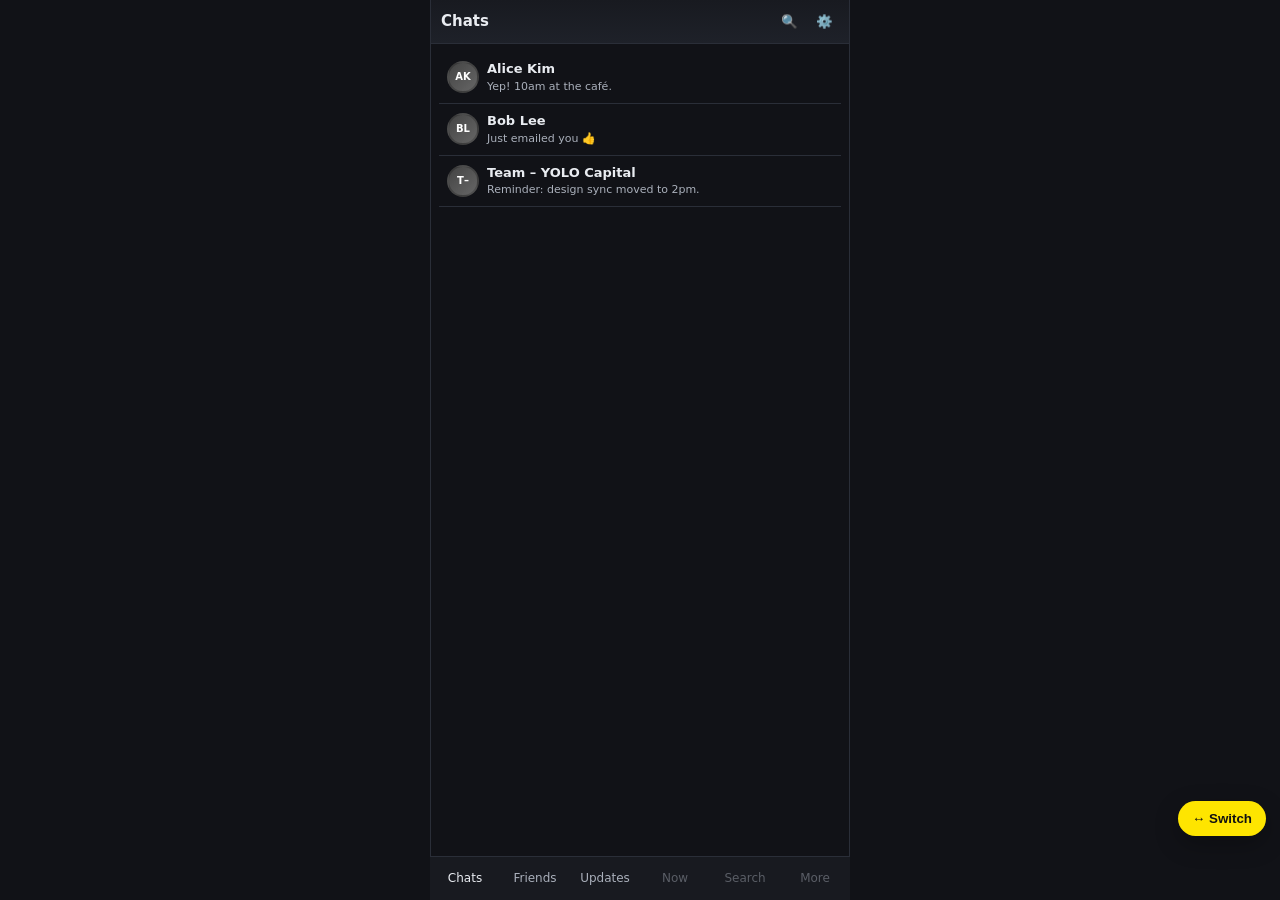
<file: hci/redesigned.html>
<!DOCTYPE html>
<html lang="en">
<head>
  <meta charset="utf-8" />
  <meta name="viewport" content="width=device-width, initial-scale=1" />
  <title>KakaoTalk – Redesigned (Chats-first)</title>
  <style>
  :root{
    --bg:#111217; --panel:#181a20; --panel-2:#1e2129; --text:#e9ecf1; --muted:#aab0bb;
    --brand:#fee500; --accent:#5b8cff; --danger:#ff6363; --ad:#0f1117; --line:#2a2e38;
    --tabs-h:44px; --composer-h:52px; --topbar-h:44px;
  }
  *{box-sizing:border-box}
  html,body{height:100%}
  body{margin:0;background:var(--bg);color:var(--text);font:13px/1.45 system-ui,-apple-system,Segoe UI,Roboto,Helvetica,Arial}
  .app{max-width:420px;margin:0 auto;min-height:100%;display:flex;flex-direction:column;border-left:1px solid var(--line);border-right:1px solid var(--line);position:relative}

  /* Top bar */
  .topbar{position:sticky;top:0;z-index:20;display:flex;align-items:center;gap:6px;padding:8px 10px;height:var(--topbar-h);
          background:linear-gradient(180deg,var(--panel),var(--panel-2));border-bottom:1px solid var(--line)}
  .title{font-weight:700;font-size:15px}
  .spacer{flex:1}
  .icon-btn{background:transparent;border:0;color:var(--text);padding:4px 6px;border-radius:8px}
  .icon-btn:hover{background:#ffffff14}

  /* Screens & scroll areas */
  .screen{display:none}
  .screen.active{display:block}
  .feed{flex:1;overflow:auto;background:var(--panel-2);padding-bottom:calc(var(--tabs-h) + 8px)}
  #screen-friendlist .list,
  #screen-chats .list{padding:8px; padding-bottom:calc(var(--tabs-h) + 8px)}

  /* Stories (only on Updates) */
  .stories{display:flex;gap:8px;overflow-x:auto;padding:8px;border-bottom:1px solid var(--line);background:var(--panel)}
  .story{flex:0 0 auto;width:56px;text-align:center}
  .avatar{width:44px;height:44px;border-radius:50%;background:linear-gradient(135deg,#444,#666);display:flex;align-items:center;justify-content:center;font-weight:700;color:#fff;border:2px solid #00000033;font-size:11px}
  .story small{display:block;margin-top:4px;color:var(--muted);font-size:10px}

  /* Cards (updates feed) */
  .card{background:var(--panel);margin:8px;border:1px solid var(--line);border-radius:12px;overflow:hidden}
  .card-h{display:flex;gap:8px;align-items:center;padding:10px}
  .card-h .avatar{width:34px;height:34px;font-size:10px}
  .name{font-weight:600}
  .meta{color:var(--muted);font-size:11px}
  .chip{margin-left:6px;font-size:10px;padding:2px 6px;border-radius:999px;background:#ffffff12;border:1px solid #ffffff22}
  .actions{display:flex;gap:6px;padding:6px 8px;border-top:1px solid var(--line)}
  .pill{padding:6px 8px;border-radius:9px;background:#ffffff12;color:#dfe5f2;border:1px solid #ffffff18;font-size:12px}
  .pill:hover{background:#ffffff1d}

  /* Feed images: full width, auto height (no crop) */
  .img{position:relative; padding:0; background:none; height:auto; overflow:hidden}
  .img img{width:100%; height:auto; display:block; object-fit:contain}

  /* Promoted rail */
  .promoted{background:var(--ad)}
  .promoted .badge{font-size:10px;color:#111;background:#ffda79;padding:2px 6px;border-radius:999px;margin-right:auto}
  .promoted .card-h{background:#0e131b}

  /* Lists (friends & chats) */
  .list{padding:8px}
  .row{display:flex;align-items:center;gap:8px;padding:8px;border-bottom:1px solid var(--line)}
  .row .avatar{width:32px;height:32px;border-radius:50%;font-size:10px}
  .row .sub{color:var(--muted);font-size:11px}

  /* Tabs: fixed at bottom */
  .tabs{
    position:fixed; left:50%; transform:translateX(-50%);
    bottom:0; width:100%; max-width:420px; height:var(--tabs-h);
    display:flex; align-items:center; justify-content:space-around;
    border-top:1px solid var(--line); background:var(--panel); z-index:30;
  }
  .tab{flex:1;display:flex;flex-direction:column;align-items:center;gap:2px;padding:6px 0;color:var(--muted);text-decoration:none;font-size:12px}
  .tab.active{color:var(--text)}
  .tab.disabled{pointer-events:none;opacity:.45;cursor:not-allowed}

  /* Friends header (no back button) */
  .friends-head{position:sticky;top:0;z-index:12;display:flex;align-items:center;gap:8px;padding:8px 10px;background:var(--panel);border-bottom:1px solid var(--line)}
  .friends-head .title{font-weight:700;font-size:14px}

  /* Sort + filter bar (Friends) */
  .sortbar{position:sticky;top:calc(var(--topbar-h));z-index:11;display:flex;gap:6px;align-items:center;padding:6px 10px;background:var(--panel);border-bottom:1px solid var(--line);flex-wrap:wrap}
  .sortbtn{background:#ffffff12;border:1px solid #ffffff22;color:var(--text);padding:5px 8px;border-radius:8px;font-size:12px}
  .sortbtn.active{background:#ffffff22}
  .filter{flex:1;min-width:120px}
  .filter input{width:100%;padding:6px 8px;border-radius:8px;border:1px solid var(--line);background:#0f1117;color:var(--text);font-size:12px}

  /* Chat room with fixed composer */
  .chatroom{display:flex;flex-direction:column;height:calc(100vh - var(--topbar-h));background:var(--panel-2)}
  .chatlog{flex:1;overflow:auto;padding:10px; padding-bottom:calc(var(--composer-h) + var(--tabs-h) + 10px)}
  .bubble{max-width:70%;margin:6px 0;padding:6px 9px;border-radius:12px;line-height:1.35;font-size:13px}
  .me{margin-left:auto;background:#3a4b82;color:#fff}
  .them{margin-right:auto;background:#2a2e38;color:#e8ecf3}
  .composer{
    position:fixed; left:50%; transform:translateX(-50%);
    bottom:var(--tabs-h); width:100%; max-width:420px; height:var(--composer-h);
    display:flex; gap:6px; align-items:center; padding:8px 8px;
    border-top:1px solid var(--line); background:var(--panel); z-index:25;
  }
  .composer input{flex:1;padding:8px;border-radius:10px;border:1px solid var(--line);background:#0f1117;color:#e9ecf1;font-size:13px}
  .composer button{padding:8px 12px;border:0;border-radius:10px;background:#brand;color:#111;font-weight:700;font-size:13px}
  .composer button{background:var(--brand)}

  /* Splash */
  .splash{position:fixed;inset:0;background:#fee500;display:flex;align-items:center;justify-content:center;z-index:9999}
  .splash .bubbleLogo{background:#3b2b2b;color:#fee500;padding:16px 28px;border-radius:20px;font-weight:900;letter-spacing:.5px;box-shadow:0 8px 24px rgba(0,0,0,.25);font-size:18px}

  .hidden{display:none !important}
  /* ---- floating switcher ---- */
.switcher { position: fixed; right: 14px; bottom: 64px; z-index: 9999; }
.switcher .fab {
  background: #fee500; color:#111; border:0; border-radius:999px;
  padding:10px 14px; font-weight:800; box-shadow:0 8px 24px rgba(0,0,0,.28);
  cursor:pointer;
}
.switcher .menu {
  position:absolute; right:0; bottom:48px; min-width:220px;
  background:#181a20; color:#e9ecf1; border:1px solid #2a2e38; border-radius:12px;
  box-shadow:0 10px 30px rgba(0,0,0,.35); overflow:hidden; display:none;
}
.switcher .menu a {
  display:block; padding:10px 12px; text-decoration:none; color:#e9ecf1;
  border-bottom:1px solid #232733; font-size:14px;
}
.switcher .menu a:last-child { border-bottom:none; }
.switcher .menu a:hover { background:#20242e; }
.switcher .menu .label { display:block; padding:8px 12px; font-size:12px; color:#aab0bb; }
.switcher.open .menu { display:block; }
  </style>
</head>
<body>
  <!-- Splash (1s) -->
  <div id="splash" class="splash"><div class="bubbleLogo">TALK</div></div>

  <div class="app">
    <!-- Top bar -->
    <div class="topbar">
      <div class="title" id="topTitle">Chats</div>
      <div class="spacer"></div>
      <button class="icon-btn" aria-label="Search">🔍</button>
      <button class="icon-btn" aria-label="Settings">⚙️</button>
    </div>

    <!-- CHATS (default) -->
    <section class="screen active" id="screen-chats">
      <div class="list" id="chatList"><!-- injected --></div>
    </section>

    <!-- UPDATES (feed shows only CLOSE friends) -->
    <main class="feed screen" id="screen-updates">
      <div class="stories" id="stories">
        <div class="story"><div class="avatar">You</div><small>My Story</small></div>
        <div class="story"><div class="avatar">OL</div><small>Olivia</small></div>
        <div class="story"><div class="avatar">BO</div><small>Bob</small></div>
        <div class="story"><div class="avatar">EM</div><small>Emma</small></div>
      </div>
      <!-- Close friends posts injected here -->
      <div id="updatesMount"></div>
      <!-- Promoted rail (separate) -->
      <article class="card promoted" role="region" aria-label="Promoted content">
        <header class="card-h">
          <span class="badge">Ad</span>
          <div class="spacer"></div>
          <div class="name">K-Shop Plus</div>
        </header>
        <div class="img">
          <img src="images/ad.jpg" alt="Promoted: monitor sale" loading="lazy">
        </div>
        <div class="actions">
          <button class="pill">Why am I seeing this?</button>
          <button class="pill">Hide ad</button>
        </div>
      </article>
    </main>

    <!-- FRIENDS (FULL LIST) -->
    <section class="screen" id="screen-friendlist">
      <div class="friends-head">
        <!-- No back button here -->
        <div class="title">Friends • <span id="friendsCount">0</span></div>
      </div>
      <div class="sortbar">
        <div class="filter"><input id="friendFilter" placeholder="Filter friends…" /></div>
        <button id="catAll" class="sortbtn active" data-cat="all">All</button>
        <button id="catClose" class="sortbtn" data-cat="close">Close</button>
        <button id="catBiz" class="sortbtn" data-cat="business">Business</button>
        <button id="sortRecent" class="sortbtn active">Recent</button>
        <button id="sortAZ" class="sortbtn">A–Z</button>
      </div>
      <div class="list" id="friendList"><!-- injected --></div>
    </section>

    <!-- CHAT ROOM -->
    <section class="screen" id="screen-chatroom">
      <div class="friends-head">
        <button id="backToChatList" class="back" aria-label="Back to chats">◀</button>
        <div class="title" id="chatWith">Chat</div>
      </div>
      <div class="chatroom">
        <div id="chatLog" class="chatlog"></div>
        <div class="composer">
          <input id="chatInput" placeholder="Message…" />
          <button id="sendBtn">Send</button>
        </div>
      </div>
    </section>

    <!-- Bottom tabs -->
    <nav class="tabs" id="bottomTabs">
      <a class="tab active" data-screen="chats">Chats</a>
      <a class="tab" data-screen="friendlist">Friends</a>
      <a class="tab" data-screen="updates">Updates</a>
      <a class="tab disabled" aria-disabled="true">Now</a>
      <a class="tab disabled" aria-disabled="true">Search</a>
      <a class="tab disabled" aria-disabled="true">More</a>
    </nav>
  </div>

  <script>
    // --- Router ---
    const screens = {
      chats: document.getElementById('screen-chats'),
      updates: document.getElementById('screen-updates'),
      friendlist: document.getElementById('screen-friendlist'),
      chatroom: document.getElementById('screen-chatroom'),
    };
    const tabs = document.querySelectorAll('#bottomTabs .tab');
    const topTitle = document.getElementById('topTitle');

    function setScreen(name){
      if (!screens[name]) return;
      Object.values(screens).forEach(el=> el.classList.remove('active'));
      if (screens[name]) screens[name].classList.add('active');
      tabs.forEach(t=> t.classList.toggle('active', t.dataset.screen===name));
      topTitle.textContent = name[0].toUpperCase()+name.slice(1);
      if (screens[name]) screens[name].scrollTop = 0;
    }
    tabs.forEach(t=> t.addEventListener('click', (e)=>{
      if(!t.dataset.screen) return; // disabled tabs have no dataset
      e.preventDefault(); setScreen(t.dataset.screen);
    }));

    // Splash hide after 1s
    setTimeout(()=>{ const s=document.getElementById('splash'); if(s) s.classList.add('hidden'); }, 1000);

    // --- Friend data with categories ---
    const names = [
      "Olivia Smith","Liam Johnson","Emma Brown","Noah Davis","Ava Miller","Sophia Wilson","Isabella Moore","Mia Taylor","Charlotte Anderson","Amelia Thomas",
      "Harper Jackson","Evelyn White","Abigail Harris","Emily Martin","Ella Thompson","Avery Garcia","Scarlett Martinez","Grace Robinson","Chloe Clark","Lily Rodriguez",
      "Aria Lewis","Zoey Lee","Hannah Walker","Nora Hall","Riley Allen","Layla Young","Lillian Hernandez","Addison King","Eleanor Wright","Lucy Lopez",
      "Paisley Hill","Violet Scott","Penelope Green","Aurora Adams","Savannah Baker","Stella Gonzalez","Hazel Nelson","Mila Carter","Nova Mitchell","Ellie Perez",
      "James Turner","Benjamin Phillips","Elijah Campbell","Lucas Parker","Alexander Evans","Henry Edwards","Michael Collins","Daniel Stewart","Matthew Sanchez","Jackson Morris",
      "Sebastian Rogers","Jack Reed"
    ];
    const CLOSE = new Set(["Olivia Smith","Emma Brown","Sophia Wilson","Mia Taylor","James Turner","Elijah Campbell","Ellie Perez"]);
    const BUSINESS = new Set(["Liam Johnson","Noah Davis","Ava Miller","Charlotte Anderson","Amelia Thomas","Lucas Parker","Alexander Evans","Michael Collins","Daniel Stewart", "Layla Young"]);

    function categoryOf(name){
      if (CLOSE.has(name)) return "close";
      if (BUSINESS.has(name)) return "business";
      return "other";
    }
    const friendData = names.map(n => ({
      name:n,
      category: categoryOf(n),
      updated: Date.now() - Math.floor(Math.random()*7*24*60)*60*1000
    }));

    // Update visible total friend count
    const friendsCountEl = document.getElementById('friendsCount');
    if (friendsCountEl) friendsCountEl.textContent = String(friendData.length);

    // Chats state + seed a few conversations so it's not empty
    const conversations = new Map();
    [
      { name:"Alice Kim", msgs:[{me:false,text:"Hey, are we still on for tomorrow?"},{me:true,text:"Yep! 10am at the café."}] },
      { name:"Bob Lee",   msgs:[{me:true,text:"Can you send the slides?"},{me:false,text:"Just emailed you 👍"}] },
      { name:"Team – YOLO Capital", msgs:[{me:false,text:"Reminder: design sync moved to 2pm."}] }
    ].forEach(c=> conversations.set(c.name, c));

    function humanize(ts){
      const mins = Math.round((Date.now()-ts)/60000);
      if(mins<60) return `${mins}m ago`;
      const hrs = Math.round(mins/60); if(hrs<24) return `${hrs}h ago`;
      const d = Math.round(hrs/24); return `${d}d ago`;
    }

    // --- FRIENDS LIST: filter + category + sort ---
    let currentMode = 'recent';   // 'recent' | 'az'
    let currentCat  = 'all';      // 'all' | 'close' | 'business'
    const friendList   = document.getElementById('friendList');
    const friendFilter = document.getElementById('friendFilter');

    function renderFriendList(){
      let list = [...friendData];

      if (currentCat !== 'all') list = list.filter(x => x.category === currentCat);

      const q = (friendFilter?.value || '').toLowerCase();
      if (q) list = list.filter(x => x.name.toLowerCase().includes(q));

      if (currentMode === 'az') list.sort((a,b)=> a.name.localeCompare(b.name));
      else list.sort((a,b)=> b.updated - a.updated);

      friendList.innerHTML = list.map(x=>`
        <div class="row friend-item" data-name="${x.name}">
          <div class="avatar">${x.name.split(' ').map(w=>w[0]).join('').slice(0,2)}</div>
          <div>
            <div class="name">${x.name}</div>
            <div class="sub">${x.category === 'close' ? 'Close friend' : x.category === 'business' ? 'Business contact' : 'Friend'} • Updated ${humanize(x.updated)}</div>
          </div>
        </div>`).join('');

      friendList.querySelectorAll('.friend-item').forEach(el=>{
        el.addEventListener('dblclick', ()=> openChat(el.dataset.name));
      });
    }

    document.getElementById('sortAZ').addEventListener('click', ()=>{
      currentMode='az';
      document.getElementById('sortAZ').classList.add('active');
      document.getElementById('sortRecent').classList.remove('active');
      renderFriendList();
    });
    document.getElementById('sortRecent').addEventListener('click', ()=>{
      currentMode='recent';
      document.getElementById('sortRecent').classList.add('active');
      document.getElementById('sortAZ').classList.remove('active');
      renderFriendList();
    });

    function setCat(cat){
      currentCat = cat;
      document.getElementById('catAll').classList.toggle('active', cat==='all');
      document.getElementById('catClose').classList.toggle('active', cat==='close');
      document.getElementById('catBiz').classList.toggle('active', cat==='business');
      renderFriendList();
    }
    document.getElementById('catAll').addEventListener('click', ()=> setCat('all'));
    document.getElementById('catClose').addEventListener('click', ()=> setCat('close'));
    document.getElementById('catBiz').addEventListener('click', ()=> setCat('business'));

    friendFilter.addEventListener('input', renderFriendList);

    // --- CHATS LIST ---
    const chatList = document.getElementById('chatList');
    function escapeHtml(value) {
      const element = document.createElement('span');
      element.textContent = value;
      return element.innerHTML;
    }
    function renderChats(){
      const rows = Array.from(conversations.values()).map(c=>`
        <div class="row chat-row" data-name="${c.name}">
          <div class="avatar">${c.name.split(' ').map(w=>w[0]).join('').slice(0,2)}</div>
          <div>
            <div class="name">${c.name}</div>
            <div class="sub">${escapeHtml((c.msgs[c.msgs.length-1]||{text:''}).text || 'New chat')}</div>
          </div>
        </div>`).join('');
      chatList.innerHTML = rows || '<div class="row"><div class="sub">No chats yet. Double-click a friend to start one (Friends tab).</div></div>';
      chatList.querySelectorAll('.chat-row').forEach(el=> el.addEventListener('click', ()=> openChat(el.dataset.name)) );
    }

    // --- UPDATES FEED: only CLOSE friends posts ---
    const imagesByName = {
	"Olivia Smith":"images/cat.jpg",
    };
    const posts = friendData
      .filter(f => f.category === 'close')
      .slice(0, 3)
      .map(f => ({
        author: f.name,
        time: humanize(f.updated),
        audience: "Close Friends",
        img: imagesByName[f.name] || "https://picsum.photos/800/500?random=" + encodeURIComponent(f.name),
      }));

    function renderUpdates(){
      const mount = document.getElementById('updatesMount');
      if(!mount) return;
      mount.innerHTML = posts.map(p => `
        <article class="card">
          <header class="card-h">
            <div class="avatar">${p.author.split(' ').map(w=>w[0]).join('').slice(0,2)}</div>
            <div>
              <div class="name">${p.author}</div>
              <div class="meta">${p.time} • Friends <span class="chip">${p.audience}</span></div>
            </div>
            <div class="spacer"></div>
            <button class="icon-btn">⋯</button>
          </header>
          <div class="img">
            <img src="${p.img}" alt="Post by ${p.author}" loading="lazy">
          </div>
          <div class="actions">
            <button class="pill">👍 Like</button>
            <button class="pill">💬 Comment</button>
          </div>
        </article>
      `).join('');
    }

    // --- CHAT ROOM ---
    const chatLog  = document.getElementById('chatLog');
    const chatWith = document.getElementById('chatWith');
    const chatInput= document.getElementById('chatInput');

    function openChat(name){
      if(!conversations.has(name)) conversations.set(name,{name, msgs:[]});
      const convo = conversations.get(name);
      chatWith.textContent = name;
      renderChatLog(convo);
      setScreen('chatroom');
    }

    function renderChatLog(convo){
      chatLog.innerHTML = convo.msgs.map(m=>`<div class="bubble ${m.me?'me':'them'}">${escapeHtml(m.text)}</div>`).join('');
      chatLog.scrollTop = chatLog.scrollHeight;
    }

    // Send message
    document.getElementById('sendBtn').addEventListener('click', send);
    chatInput.addEventListener('keydown', (e)=>{ if(e.key==='Enter'){ e.preventDefault(); send(); }});
    function send(){
      const name = chatWith.textContent;
      const text = chatInput.value.trim(); if(!text) return;
      const convo = conversations.get(name); if(!convo) return;
      convo.msgs.push({me:true,text});
      chatInput.value='';
      renderChatLog(convo);
      renderChats();
      setScreen('chatroom'); // keep focus
    }

    // Back from chat room to Chats
    document.getElementById('backToChatList').addEventListener('click', ()=> setScreen('chats'));

    // Initial renders
    renderFriendList();
    renderChats();
    renderUpdates();

    // Start on CHATS after splash
    setScreen('chats');
  </script>
  <!-- Floating page switcher -->
<div class="switcher" id="pageSwitcher" aria-label="Switch version">
  <button class="fab" id="switcherBtn">↔ Switch</button>
  <div class="menu" id="switcherMenu" role="menu">
    <span class="label">Open another view</span>
    <!-- TODO: update the hrefs to your real filenames -->
    <a href="original.html">Original (feed-first)</a>
    <a href="redesigned.html">Redesigned (chats-first)</a>
  </div>
</div>
<script>
(function(){
  const sw = document.getElementById('pageSwitcher');
  const btn = document.getElementById('switcherBtn');
  const menu = document.getElementById('switcherMenu');

  function toggle(open){
    sw.classList.toggle('open', open !== undefined ? open : !sw.classList.contains('open'));
  }
  btn.addEventListener('click', e => { e.stopPropagation(); toggle(); });
  document.addEventListener('click', e => {
    if (!sw.contains(e.target)) toggle(false);
  });
  document.addEventListener('keydown', e => {
    if (e.key === 'Escape') toggle(false);
    if (e.key.toLowerCase() === 's' && (e.ctrlKey || e.metaKey)) { // Ctrl/Cmd+S opens menu
      e.preventDefault(); toggle(true);
    }
  });
})();
</script>
</body>
</html>
</file>
<file: antithetic_modulation/static/css/index.css>
body {
  font-family: 'Noto Sans', sans-serif;
}

.publication-container,
.text-container {
  margin: 0 auto;
  width: 100%;
}

.publication-container {
  max-width: 1080px;
}

.text-container {
  max-width: 800px;
}

.publication-header .hero-body {
  padding: 3rem 1.5rem 2.5rem;
}

.publication-title {
  font-family: 'Google Sans', sans-serif;
}

.publication-authors,
.publication-affiliation,
.publication-venue {
  font-family: 'Google Sans', 'Noto Sans', sans-serif;
  line-height: 1.65;
}

.publication-authors a {
  color: #1675b9;
}

.publication-authors a:hover {
  text-decoration: underline;
}

.author-block {
  display: inline-block;
}

.publication-affiliation {
  margin-top: 0.25rem;
  font-size: 1.125rem;
}

.publication-venue {
  margin-top: 0.25rem;
  color: #555;
  font-size: 1.125rem;
}

.publication-links {
  display: flex;
  flex-wrap: wrap;
  justify-content: center;
  gap: 0.625rem;
  margin-top: 1.5rem;
}

a:focus-visible {
  outline: 3px solid #1675b9;
  outline-offset: 4px;
}

.teaser {
  padding: 0 1.5rem 3rem;
}

.teaser .hero-body {
  padding: 0;
}

.teaser-link,
.teaser img {
  display: block;
  width: 100%;
}

.teaser-link {
  cursor: zoom-in;
}

.teaser img {
  height: auto;
}

.teaser figcaption {
  max-width: 960px;
  margin: 1rem auto 0;
  font-size: 1.125rem;
  line-height: 1.65;
  text-align: center;
}

.abstract-text {
  text-align: left;
  line-height: 1.8;
}

/* Result figures and videos: same width as the text column */
.figure {
  max-width: 800px;
  margin: 1.5rem auto 2.5rem;
}

.figure:last-child {
  margin-bottom: 0;
}

.figure img,
.figure video {
  display: block;
  width: 100%;
  height: auto;
}

.figure figcaption {
  margin: 0.75rem auto 0;
  font-size: 0.95rem;
  line-height: 1.6;
  color: #4a4a4a;
}

/* Key idea: two diagrams at the same scale (columns in the ratio of their widths), drawings bottom-aligned */
.key-panels {
  display: grid;
  grid-template-columns: 855fr 713fr;
  column-gap: 1.5rem;
}

.key-panel {
  display: flex;
  flex-direction: column;
  justify-content: space-between;
}

.key-panel-title,
.key-legend {
  font-family: 'Google Sans', 'Noto Sans', sans-serif;
  text-align: center;
  color: #363636;
}

.key-panel-title {
  margin-bottom: 0.75rem;
  font-size: 1rem;
  font-weight: 600;
}

.key-panel-title span {
  display: block;
  font-family: 'Noto Sans', sans-serif;
  font-weight: 400;
  color: #4a4a4a;
}

.key-legend {
  display: flex;
  justify-content: center;
  gap: 1.75rem;
  margin-top: 0.75rem;
  font-size: 0.95rem;
  font-weight: 600;
}

.key-legend span::before {
  content: '';
  display: inline-block;
  width: 2rem;
  margin-right: 0.5rem;
  vertical-align: middle;
  border-top: 3px solid #00b0f0;
}

.key-legend .is-primal {
  color: #0077b3;
}

.key-legend .is-antithetic {
  color: #d10000;
}

.key-legend .is-antithetic::before {
  border-top: 3px dashed #ff0000;
}

/* Interactive render viewer */
.viewer-controls {
  display: grid;
  gap: 0.5rem;
  width: fit-content;
  max-width: 100%;
  margin: 0 auto 1.25rem;
}

.viewer-control {
  display: grid;
  grid-template-columns: 7.5rem auto;
  align-items: center;
  column-gap: 0.75rem;
}

.viewer-label,
.segmented span,
.viewer-col-head,
.viewer-row-head {
  font-family: 'Google Sans', 'Noto Sans', sans-serif;
}

.viewer-label {
  font-size: 0.95rem;
  font-weight: 600;
  color: #363636;
}

.segmented {
  display: flex;
  flex-wrap: wrap;
  justify-self: start;
  gap: 2px;
  padding: 3px;
  border-radius: 1.25rem;
  background: #f0f0f0;
}

.segmented label {
  position: relative;
  cursor: pointer;
}

.segmented input {
  position: absolute;
  inset: 0;
  margin: 0;
  opacity: 0;
  cursor: pointer;
}

.segmented span {
  display: block;
  padding: 0.3rem 0.85rem;
  border-radius: 1rem;
  font-size: 0.9rem;
  line-height: 1.4;
  color: #4a4a4a;
  white-space: nowrap;
  transition: background-color 0.15s, color 0.15s;
}

.segmented label:hover span {
  background: #e2e2e2;
}

.segmented input:checked + span {
  background: #363636;
  color: #fff;
}

.segmented input:focus-visible + span {
  outline: 3px solid #1675b9;
  outline-offset: 1px;
}

.viewer-grid {
  display: grid;
  grid-template-columns: auto repeat(3, minmax(0, 1fr));
  gap: 0.375rem;
  align-items: center;
}

.viewer-col-head {
  font-size: 0.95rem;
  font-weight: 600;
  line-height: 1.3;
  text-align: center;
  color: #363636;
}

.viewer-col-head.is-ours,
.viewer-gain.is-better {
  color: #b85410;
}

.viewer-spp {
  display: block;
  font-size: 0.8rem;
  font-weight: 400;
  color: #6b6b6b;
}

.viewer-row-head {
  writing-mode: vertical-rl;
  transform: rotate(180deg);
  font-size: 0.85rem;
  font-weight: 600;
  text-align: center;
  color: #363636;
}

.viewer-grid img {
  aspect-ratio: 1;
  background: #f0f0f0;
  transition: opacity 0.15s;
}

/* Dim only when loading takes long enough to notice */
.render-viewer.is-loading .viewer-grid img {
  opacity: 0.55;
  transition-delay: 0.2s;
}

.viewer-mse {
  align-self: start;
  font-size: 0.85rem;
  line-height: 1.4;
  text-align: center;
  color: #4a4a4a;
  font-variant-numeric: tabular-nums;
}

.viewer-gain {
  display: block;
  font-weight: 700;
  color: #6b6b6b;
}

.footer {
  padding: 2.5rem 1.5rem;
  font-size: 0.875rem;
  line-height: 1.7;
}

@media screen and (max-width: 768px) {
  .publication-header .hero-body {
    padding: 2rem 1rem;
  }

  .title-break {
    display: none;
  }

  /* "Spatiotemporally" must fit on one line of a phone screen */
  .publication-title.is-1 {
    font-size: 2.125rem;
  }

  .publication-authors.is-size-5 {
    font-size: 1.0625rem !important;
  }

  .publication-affiliation,
  .publication-venue {
    font-size: 1rem;
  }

  .publication-links .button {
    font-size: 0.875rem;
  }

  .teaser {
    padding: 0 1rem 2rem;
  }

  .teaser figcaption {
    font-size: 1rem;
    text-align: left;
  }

  .section {
    padding: 2rem 1rem;
  }

  .figure figcaption {
    font-size: 0.875rem;
  }

  .key-panels {
    grid-template-columns: 1fr;
    row-gap: 1.5rem;
  }

  .key-panel-title {
    font-size: 0.9375rem;
  }

  .viewer-control {
    grid-template-columns: 1fr;
    row-gap: 0.3rem;
  }

  .viewer-label {
    font-size: 0.875rem;
  }

  .segmented span {
    padding: 0.25rem 0.6rem;
    font-size: 0.8125rem;
  }

  .viewer-grid {
    gap: 0.25rem;
  }

  .viewer-col-head {
    font-size: 0.75rem;
  }

  .viewer-spp,
  .viewer-row-head,
  .viewer-mse {
    font-size: 0.6875rem;
  }

  .footer {
    padding: 2rem 1rem;
  }
}

/* Keep each viewer control on one line on the narrowest phones */
@media screen and (max-width: 380px) {
  .segmented span {
    padding: 0.25rem 0.42rem;
    font-size: 0.75rem;
  }
}
</file>
